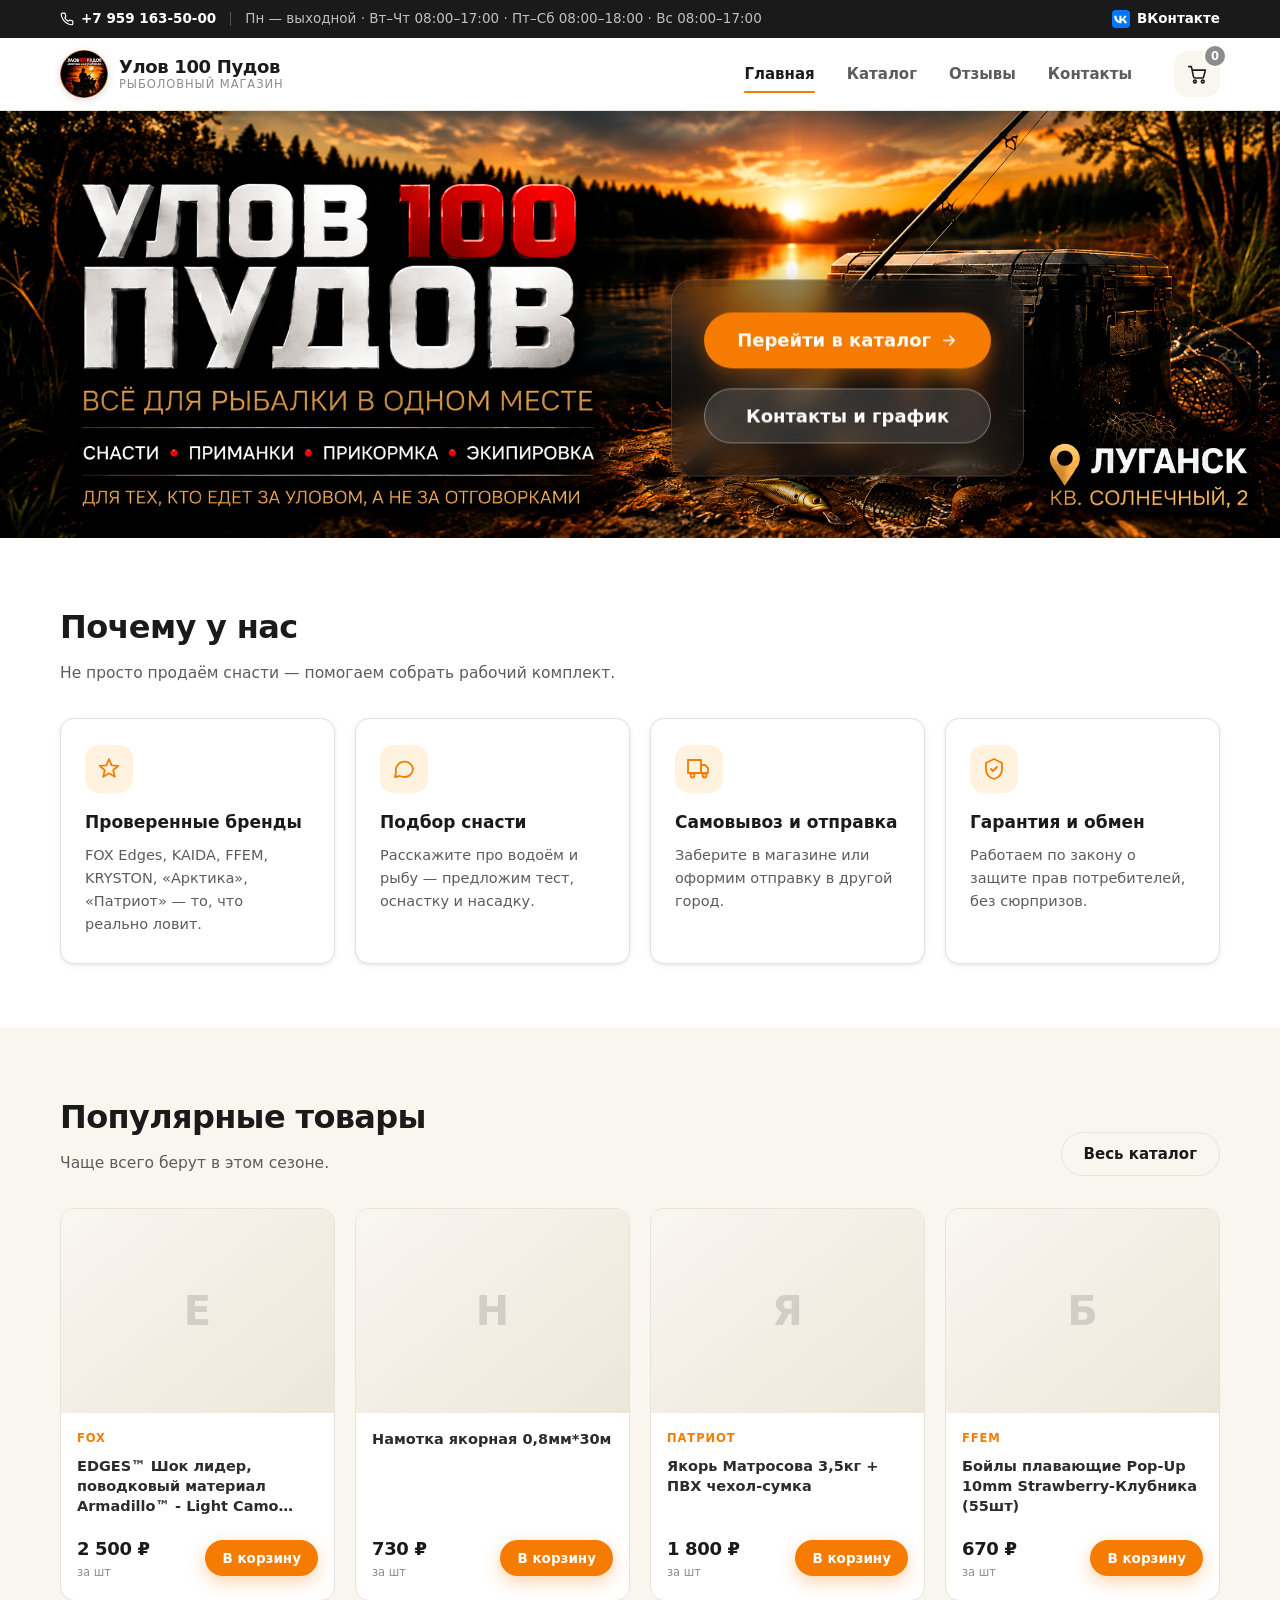
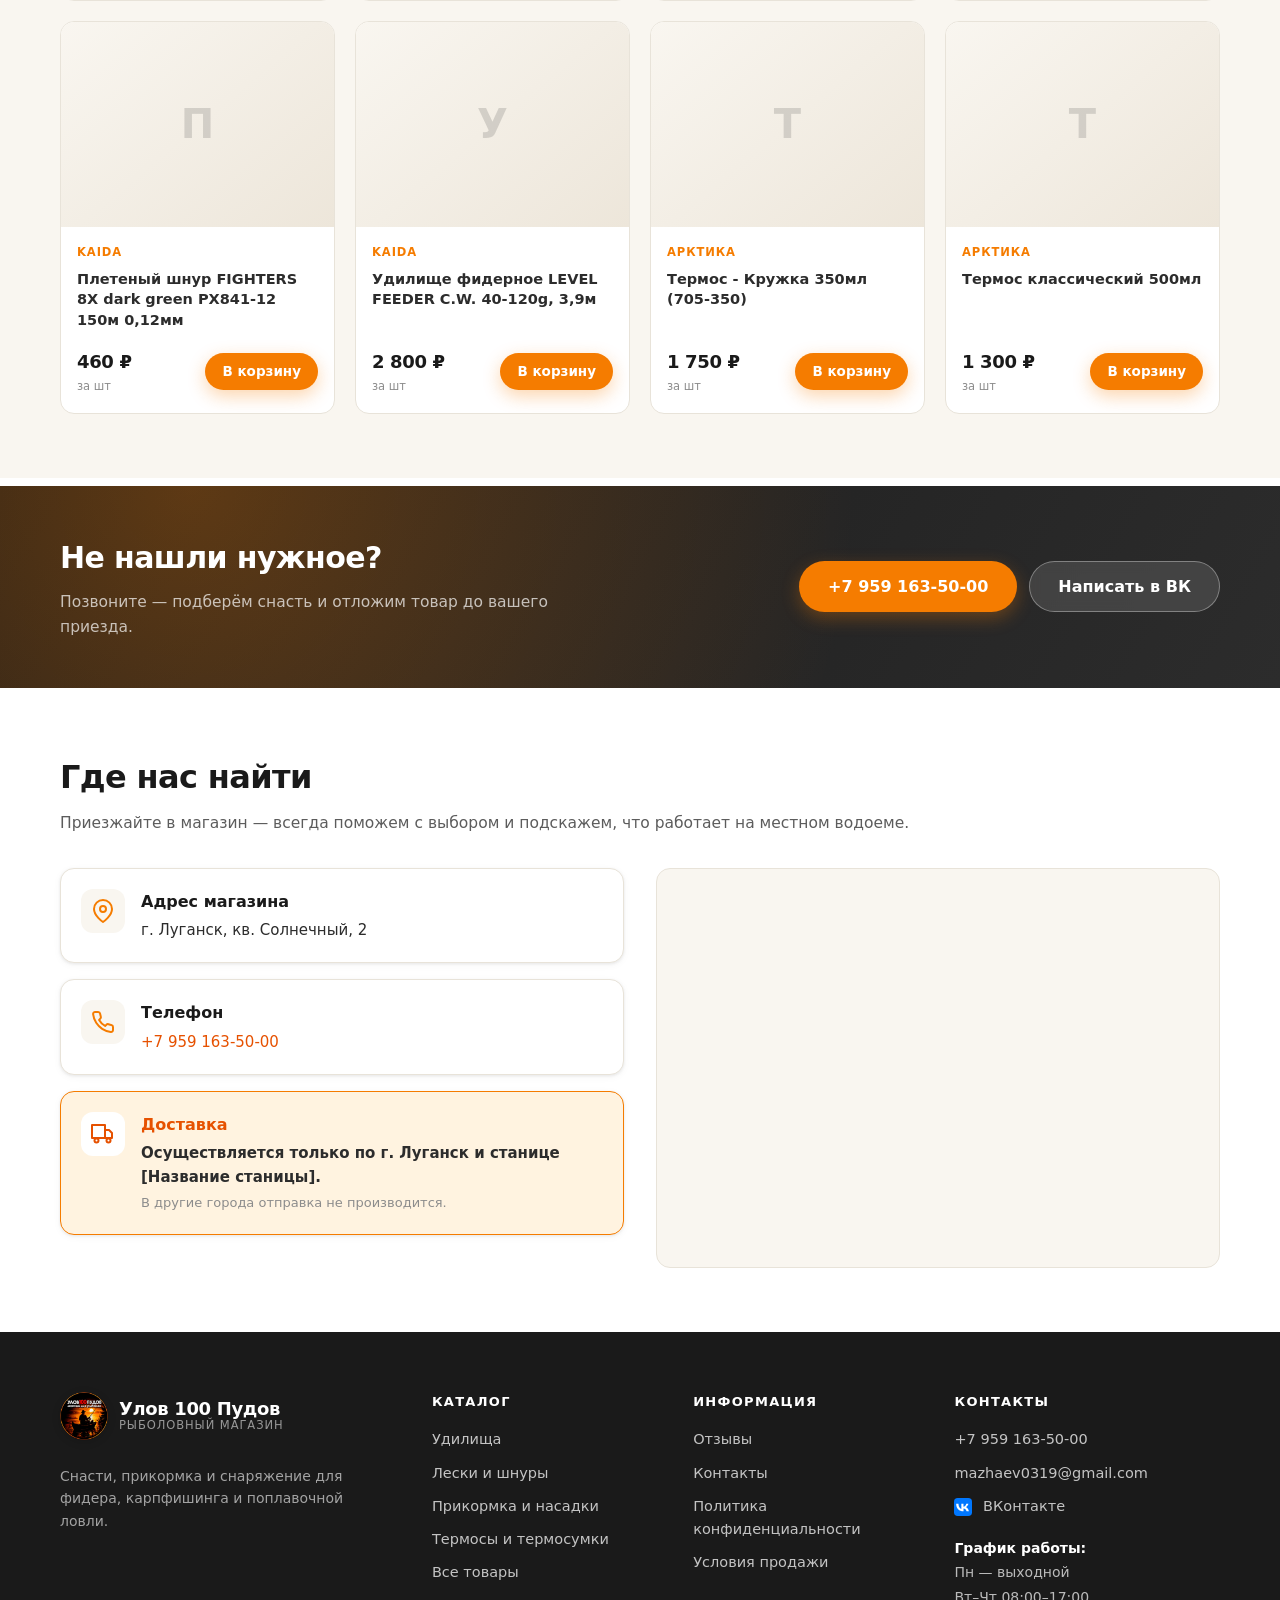
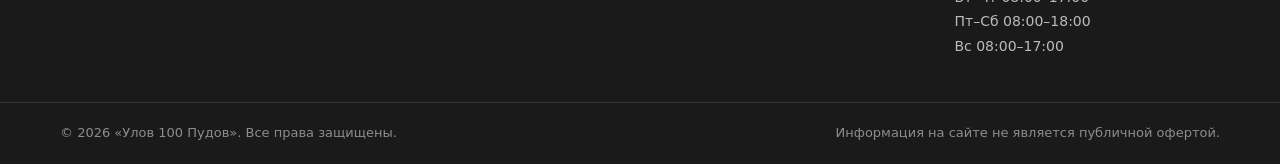
<file: index.html>
<!DOCTYPE html>
<html lang="ru">
<head>
  <meta charset="utf-8">
  <meta name="viewport" content="width=device-width, initial-scale=1">
  <title>Улов 100 Пудов — рыболовный магазин в Луганске</title>
  <meta name="description" content="Рыболовный магазин «Улов 100 Пудов» в Луганске: фидерные удилища, карповые аксессуары, бойлы, плетёные шнуры, термосы и снаряжение.">
  <meta name="theme-color" content="#0B3D5C">

  <link rel="icon" href="img/logo.png">

  <link rel="stylesheet" href="css/main.css">
  <link rel="stylesheet" href="css/components.css">
</head>
<body>

  <!-- ================= ШАПКА ================= -->
  <header class="site-header">
    <div class="topbar">
      <div class="container topbar__inner">
        <a class="topbar__link" href="tel:+79591635000">
          <svg width="14" height="14" viewBox="0 0 24 24" fill="none" stroke="currentColor" stroke-width="2" stroke-linecap="round" stroke-linejoin="round" aria-hidden="true"><path d="M22 16.9v3a2 2 0 0 1-2.2 2 19.8 19.8 0 0 1-8.6-3.1 19.5 19.5 0 0 1-6-6A19.8 19.8 0 0 1 2.1 4.2 2 2 0 0 1 4.1 2h3a2 2 0 0 1 2 1.7c.1 1 .4 1.9.7 2.8a2 2 0 0 1-.5 2.1L8.1 9.9a16 16 0 0 0 6 6l1.3-1.2a2 2 0 0 1 2.1-.5c.9.3 1.8.6 2.8.7a2 2 0 0 1 1.7 2z"/></svg>
          +7 959 163-50-00
        </a>
        <span class="topbar__divider" aria-hidden="true"></span>
        <span class="topbar__text">Пн — выходной · Вт–Чт 08:00–17:00 · Пт–Сб 08:00–18:00 · Вс 08:00–17:00</span>
        <a class="topbar__link topbar__link--right" href="https://vk.ru/club240399333" target="_blank" rel="noopener">
          <svg class="vk-icon" width="18" height="18" viewBox="0 0 24 24" fill="none" xmlns="http://www.w3.org/2000/svg" aria-hidden="true"><rect width="24" height="24" rx="5" fill="#0077FF"/><path d="M12.8 17.6C6.6 17.6 3 13.8 2.9 7.5h3c.1 4.7 2.4 6.7 3.9 7V7.5h2.8v4.2c1.6-.2 3.2-1.9 3.8-4.2h2.8c-.4 2.1-2.2 3.9-3.5 4.6 1.3.5 3.4 2.1 4.2 5.5h-3.1c-.5-1.9-2.1-3.4-4.1-3.6v3.6h-1z" fill="white"/></svg>
          ВКонтакте
        </a>
      </div>
    </div>

    <div class="header-main">
      <div class="container header-main__inner">
        <a class="logo" href="index.html" aria-label="Улов 100 Пудов — на главную">
          <img src="img/logo.png" alt="Улов 100 Пудов" class="logo__mark">
          <span class="logo__text">
            <span class="logo__title">Улов 100 Пудов</span>
            <span class="logo__subtitle">рыболовный магазин</span>
          </span>
        </a>

        <nav class="nav" id="nav" aria-label="Основное меню">
          <a class="nav__link is-active" href="index.html">Главная</a>
          <a class="nav__link" href="catalog.html">Каталог</a>
          <a class="nav__link" href="reviews.html">Отзывы</a>
          <a class="nav__link" href="contacts.html">Контакты</a>
        </nav>

        <div class="header-actions">
          <a class="cart-btn" href="cart.html" aria-label="Корзина">
            <svg width="21" height="21" viewBox="0 0 24 24" fill="none" stroke="currentColor" stroke-width="1.8" stroke-linecap="round" stroke-linejoin="round" aria-hidden="true"><circle cx="9" cy="20" r="1.6"/><circle cx="18" cy="20" r="1.6"/><path d="M2 3h3l2.4 11.4a2 2 0 0 0 2 1.6h7.7a2 2 0 0 0 2-1.5L21 7H6"/></svg>
            <span class="cart-btn__count" data-cart-count>0</span>
          </a>
          <button class="burger" type="button" data-burger aria-label="Открыть меню" aria-expanded="false" aria-controls="nav">
            <span></span><span></span><span></span>
          </button>
        </div>
      </div>
    </div>
  </header>

  <main>
    <!-- ================= НОВЫЙ БАННЕР С КНОПКАМИ ================= -->
    <section class="hero-banner">
      <div class="hero-banner__container">
        <!-- Сама картинка -->
        <img src="img/banner.jpg" alt="Улов 100 Пудов — всё для рыбалки в одном месте" class="hero-banner__img">
        
        <!-- Блок с кнопками поверх картинки -->
        <div class="hero-banner__actions">
          <a class="btn btn--cta btn--lg" href="catalog.html">
            Перейти в каталог
            <svg width="18" height="18" viewBox="0 0 24 24" fill="none" stroke="currentColor" stroke-width="2" stroke-linecap="round" stroke-linejoin="round"><path d="M5 12h14M13 6l6 6-6 6"/></svg>
          </a>
          <a class="btn btn--ghost btn--lg" href="contacts.html">Контакты и график</a>
        </div>
      </div>
    </section>

    <!-- ================= ПРЕИМУЩЕСТВА ================= -->
    <section class="section" id="advantages">
      <div class="container">
        <div class="section-head">
          <h2 class="section-head__title">Почему у нас</h2>
          <p class="section-head__text">Не просто продаём снасти — помогаем собрать рабочий комплект.</p>
        </div>

        <div class="features">
          <article class="feature-card">
            <span class="feature-card__icon" aria-hidden="true">
              <svg width="24" height="24" viewBox="0 0 24 24" fill="none" stroke="currentColor" stroke-width="1.8" stroke-linecap="round" stroke-linejoin="round"><path d="M12 2l2.6 6.3 6.8.5-5.2 4.4 1.6 6.6L12 16.3 6.2 19.8l1.6-6.6L2.6 8.8l6.8-.5z"/></svg>
            </span>
            <h3 class="feature-card__title">Проверенные бренды</h3>
            <p class="feature-card__text">FOX Edges, KAIDA, FFEM, KRYSTON, «Арктика», «Патриот» — то, что реально ловит.</p>
          </article>

          <article class="feature-card">
            <span class="feature-card__icon" aria-hidden="true">
              <svg width="24" height="24" viewBox="0 0 24 24" fill="none" stroke="currentColor" stroke-width="1.8" stroke-linecap="round" stroke-linejoin="round"><path d="M21 11.5a8.4 8.4 0 0 1-9 8.5 8.5 8.5 0 0 1-4-1L3 20l1-4.6a8.5 8.5 0 1 1 17-3.9z"/></svg>
            </span>
            <h3 class="feature-card__title">Подбор снасти</h3>
            <p class="feature-card__text">Расскажите про водоём и рыбу — предложим тест, оснастку и насадку.</p>
          </article>

          <article class="feature-card">
            <span class="feature-card__icon" aria-hidden="true">
              <svg width="24" height="24" viewBox="0 0 24 24" fill="none" stroke="currentColor" stroke-width="1.8" stroke-linecap="round" stroke-linejoin="round"><path d="M1 3h13v13H1z"/><path d="M14 8h4l3 3v5h-7z"/><circle cx="5.5" cy="18.5" r="2"/><circle cx="17.5" cy="18.5" r="2"/></svg>
            </span>
            <h3 class="feature-card__title">Самовывоз и отправка</h3>
            <p class="feature-card__text">Заберите в магазине или оформим отправку в другой город.</p>
          </article>

          <article class="feature-card">
            <span class="feature-card__icon" aria-hidden="true">
              <svg width="24" height="24" viewBox="0 0 24 24" fill="none" stroke="currentColor" stroke-width="1.8" stroke-linecap="round" stroke-linejoin="round"><path d="M12 2l8 4v6c0 5-3.4 8.6-8 10-4.6-1.4-8-5-8-10V6z"/><path d="M9 12l2 2 4-4"/></svg>
            </span>
            <h3 class="feature-card__title">Гарантия и обмен</h3>
            <p class="feature-card__text">Работаем по закону о защите прав потребителей, без сюрпризов.</p>
          </article>
        </div>
      </div>
    </section>

    <!-- ================= ПОПУЛЯРНЫЕ ТОВАРЫ ================= -->
    <section class="section section--soft" id="popular">
      <div class="container">
        <div class="section-head section-head--row">
          <div>
            <h2 class="section-head__title">Популярные товары</h2>
            <p class="section-head__text">Чаще всего берут в этом сезоне.</p>
          </div>
          <a class="btn btn--outline" href="catalog.html">Весь каталог</a>
        </div>

        <div class="products-grid" id="popular-grid" aria-live="polite">
          <!-- скелетоны подставляются из JS -->
        </div>
      </div>
    </section>

    <!-- ================= CTA ================= -->
    <section class="cta-band">
      <div class="container cta-band__inner">
        <div class="cta-band__text">
          <h2 class="cta-band__title">Не нашли нужное?</h2>
          <p class="cta-band__subtitle">Позвоните — подберём снасть и отложим товар до вашего приезда.</p>
        </div>
        <div class="cta-band__actions">
          <a class="btn btn--cta btn--lg" href="tel:+79591635000">+7 959 163-50-00</a>
          <a class="btn btn--ghost btn--lg" href="https://vk.ru/club240399333" target="_blank" rel="noopener">Написать в ВК</a>
        </div>
      </div>
    </section>

    <!-- ================= АДРЕС И КАРТА ================= -->
    <section class="section" id="location">
      <div class="container">
        <div class="section-head">
          <h2 class="section-head__title">Где нас найти</h2>
          <p class="section-head__text">Приезжайте в магазин — всегда поможем с выбором и подскажем, что работает на местном водоеме.</p>
        </div>

        <div class="location-grid">
          <div class="location-info">
            <div class="location-card">
              <div class="location-card__icon">
                <svg width="24" height="24" viewBox="0 0 24 24" fill="none" stroke="currentColor" stroke-width="2" stroke-linecap="round" stroke-linejoin="round"><path d="M21 10c0 7-9 13-9 13s-9-6-9-13a9 9 0 0 1 18 0z"/><circle cx="12" cy="10" r="3"/></svg>
              </div>
              <div>
                <h3 class="location-card__title">Адрес магазина</h3>
                <p class="location-card__text">г. Луганск, кв. Солнечный, 2</p>
              </div>
            </div>

            <div class="location-card">
              <div class="location-card__icon">
                <svg width="24" height="24" viewBox="0 0 24 24" fill="none" stroke="currentColor" stroke-width="2" stroke-linecap="round" stroke-linejoin="round"><path d="M22 16.9v3a2 2 0 0 1-2.2 2 19.8 19.8 0 0 1-8.6-3.1 19.5 19.5 0 0 1-6-6A19.8 19.8 0 0 1 2.1 4.2 2 2 0 0 1 4.1 2h3a2 2 0 0 1 2 1.7c.1 1 .4 1.9.7 2.8a2 2 0 0 1-.5 2.1L8.1 9.9a16 16 0 0 0 6 6l1.3-1.2a2 2 0 0 1 2.1-.5c.9.3 1.8.6 2.8.7a2 2 0 0 1 1.7 2z"/></svg>
              </div>
              <div>
                <h3 class="location-card__title">Телефон</h3>
                <p class="location-card__text"><a href="tel:+79591635000">+7 959 163-50-00</a></p>
              </div>
            </div>

            <div class="location-card" style="background: var(--c-cta-soft); border-color: var(--c-cta);">
              <div class="location-card__icon" style="background: #fff; color: var(--c-cta-dark);">
                <svg width="24" height="24" viewBox="0 0 24 24" fill="none" stroke="currentColor" stroke-width="2" stroke-linecap="round" stroke-linejoin="round"><path d="M1 3h13v13H1z"/><path d="M14 8h4l3 3v5h-7z"/><circle cx="5.5" cy="18.5" r="2"/><circle cx="17.5" cy="18.5" r="2"/></svg>
              </div>
              <div>
                <h3 class="location-card__title" style="color: var(--c-cta-dark);">Доставка</h3>
                <p class="location-card__text" style="font-weight: 600;">Осуществляется только по г. Луганск и станице [Название станицы].</p>
                <p class="location-card__subtext">В другие города отправка не производится.</p>
              </div>
            </div>
          </div>

          <div class="map-wrapper">
            <!-- ТОЧНЫЕ КООРДИНАТЫ МАГАЗИНА: 48.566629, 39.384684 -->
            <iframe src="https://yandex.ru/map-widget/v1/?ll=39.384684%2C48.566629&z=17&pt=39.384684%2C48.566629%2Cpm2rdm" width="100%" height="100%" frameborder="0" style="border-radius: var(--radius);"></iframe>
          </div>
        </div>
      </div>
    </section>
  </main>

  <!-- ================= ПОДВАЛ ================= -->
  <footer class="site-footer">
    <div class="container footer__grid">
      <div class="footer__col">
        <a class="logo logo--footer" href="index.html">
          <img src="img/logo.png" alt="Улов 100 Пудов" class="logo__mark">
          <span class="logo__text">
            <span class="logo__title">Улов 100 Пудов</span>
            <span class="logo__subtitle">рыболовный магазин</span>
          </span>
        </a>
        <p class="footer__about">Снасти, прикормка и снаряжение для фидера, карпфишинга и поплавочной ловли.</p>
      </div>

      <div class="footer__col">
        <h3 class="footer__title">Каталог</h3>
        <ul class="footer__list">
          <li><a href="catalog.html?category=Удилища">Удилища</a></li>
          <li><a href="catalog.html?category=Лески и шнуры">Лески и шнуры</a></li>
          <li><a href="catalog.html?category=Прикормка и насадки">Прикормка и насадки</a></li>
          <li><a href="catalog.html?category=Термосы и термосумки">Термосы и термосумки</a></li>
          <li><a href="catalog.html">Все товары</a></li>
        </ul>
      </div>

      <div class="footer__col">
        <h3 class="footer__title">Информация</h3>
        <ul class="footer__list">
          <li><a href="reviews.html">Отзывы</a></li>
          <li><a href="contacts.html">Контакты</a></li>
          <li><a href="privacy.html">Политика конфиденциальности</a></li>
          <li><a href="terms.html">Условия продажи</a></li>
        </ul>
      </div>

      <div class="footer__col">
        <h3 class="footer__title">Контакты</h3>
        <ul class="footer__list">
          <li><a href="tel:+79591635000">+7 959 163-50-00</a></li>
          <li><a href="mailto:mazhaev0319@gmail.com">mazhaev0319@gmail.com</a></li>
          <li>
            <a href="https://vk.ru/club240399333" target="_blank" rel="noopener">
              <svg class="vk-icon" width="18" height="18" viewBox="0 0 24 24" fill="none" xmlns="http://www.w3.org/2000/svg" aria-hidden="true"><rect width="24" height="24" rx="5" fill="#0077FF"/><path d="M12.8 17.6C6.6 17.6 3 13.8 2.9 7.5h3c.1 4.7 2.4 6.7 3.9 7V7.5h2.8v4.2c1.6-.2 3.2-1.9 3.8-4.2h2.8c-.4 2.1-2.2 3.9-3.5 4.6 1.3.5 3.4 2.1 4.2 5.5h-3.1c-.5-1.9-2.1-3.4-4.1-3.6v3.6h-1z" fill="white"/></svg>
              ВКонтакте
            </a>
          </li>
        </ul>
        <p class="footer__schedule">
          <strong>График работы:</strong><br>
          Пн — выходной<br>
          Вт–Чт 08:00–17:00<br>
          Пт–Сб 08:00–18:00<br>
          Вс 08:00–17:00
        </p>
      </div>
    </div>

    <div class="footer__bottom">
      <div class="container footer__bottom-inner">
        <span>© <span data-current-year>2025</span> «Улов 100 Пудов». Все права защищены.</span>
        <span>Информация на сайте не является публичной офертой.</span>
      </div>
    </div>
  </footer>

  <div class="toast" id="toast" role="status" aria-live="polite"></div>

  <script type="module" src="js/main.js"></script>
</body>
</html>
</file>
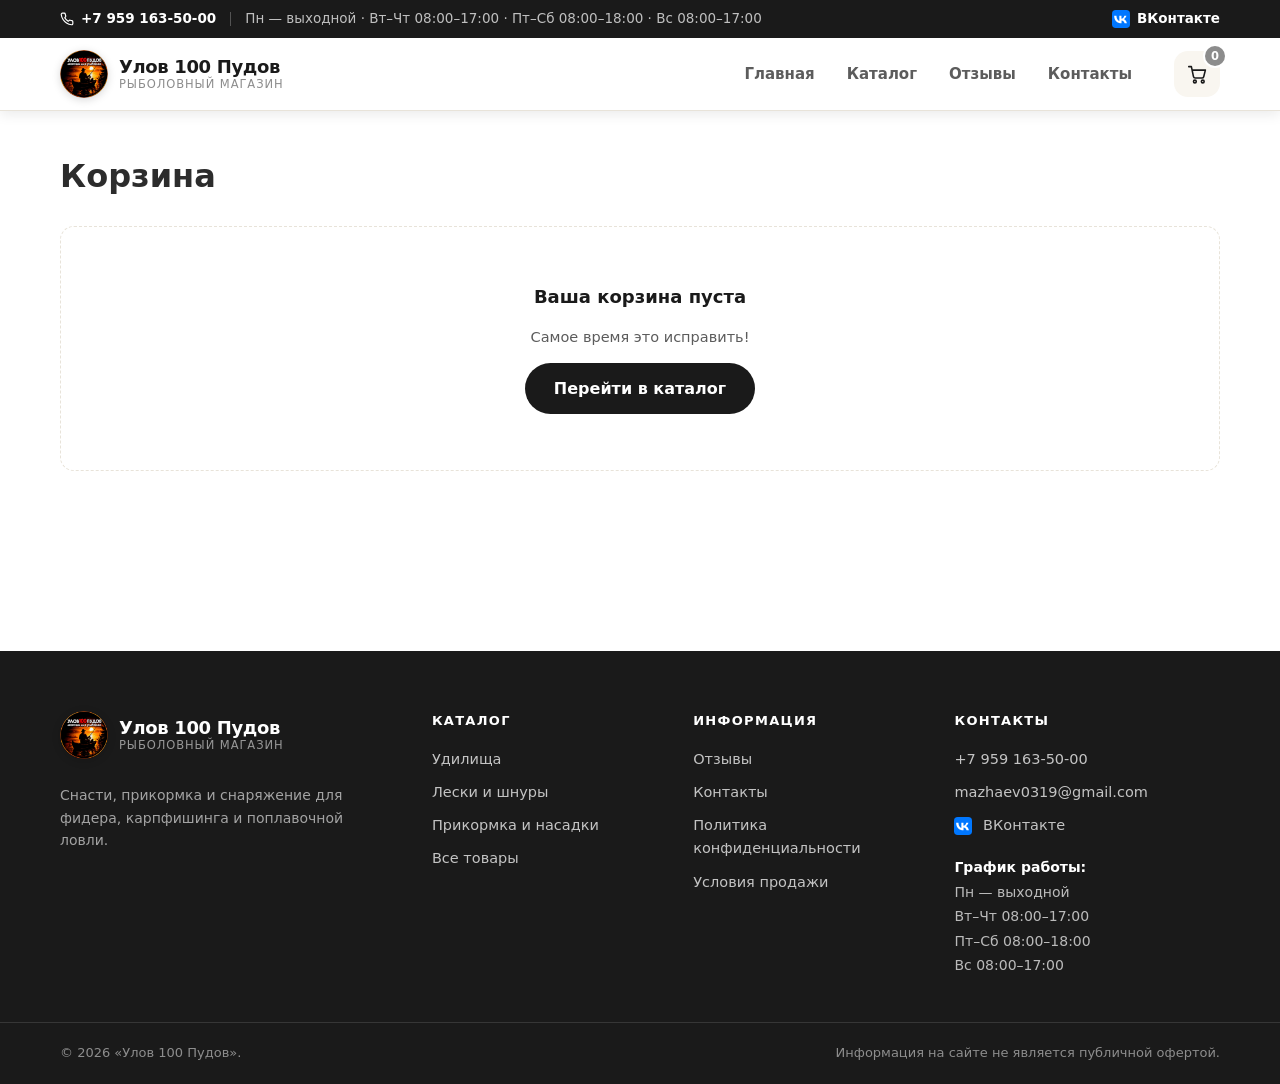
<file: cart.html>
<!DOCTYPE html>
<html lang="ru">
<head>
  <meta charset="utf-8">
  <meta name="viewport" content="width=device-width, initial-scale=1">
  <title>Корзина — Улов 100 Пудов</title>
  <!-- Favicon -->
  <link rel="icon" href="data:image/svg+xml,%3Csvg xmlns='http://www.w3.org/2000/svg' viewBox='0 0 32 32'%3E%3Crect width='32' height='32' rx='8' fill='%230B3D5C'/%3E%3Cellipse cx='15' cy='17' rx='8' ry='5' fill='%23FF8A3D'/%3E%3Cpath d='M23 17l6-4v8z' fill='%23FF8A3D'/%3E%3C/svg%3E">
  
  <link rel="stylesheet" href="css/main.css">
  <link rel="stylesheet" href="css/components.css">
  <style>
    .cart-page { padding-block: 40px 80px; min-height: 60vh; }
    .cart-table { width: 100%; border-collapse: collapse; margin-bottom: 24px; }
    .cart-table th { text-align: left; padding: 12px; border-bottom: 2px solid var(--c-border); color: var(--c-muted); font-size: 14px; }
    .cart-table td { padding: 16px 12px; border-bottom: 1px solid var(--c-border); vertical-align: middle; }
    .cart-item__title { font-weight: 600; color: var(--c-primary); }
    .cart-item__brand { font-size: 12px; color: var(--c-accent); text-transform: uppercase; }
    .cart-qty { display: inline-flex; align-items: center; gap: 8px; border: 1px solid var(--c-border); border-radius: var(--radius-sm); padding: 4px; }
    .cart-qty button { width: 28px; height: 28px; display: flex; align-items: center; justify-content: center; background: var(--c-bg-soft); border-radius: 4px; font-weight: bold; }
    .cart-qty span { width: 24px; text-align: center; font-weight: 600; }
    .cart-remove { color: var(--c-danger); font-size: 13px; font-weight: 600; }
    .cart-summary { display: flex; justify-content: flex-end; align-items: center; gap: 32px; padding-top: 20px; }
    .cart-total { font-size: 24px; font-weight: 800; color: var(--c-primary); }
  </style>
</head>
<body>
  <header class="site-header" id="site-header"></header>

  <main class="cart-page">
    <div class="container">
      <h1 class="page-head__title" style="margin-bottom: 24px;">Корзина</h1>
      <div id="cart-content"></div>
    </div>
  </main>

  <footer class="site-footer" id="site-footer"></footer>
  <div class="toast" id="toast" role="status"></div>
  
  <script type="module" src="js/layout.js"></script>
  <script type="module" src="js/main.js"></script>
  <script type="module" src="js/cart-page.js"></script>
</body>
</html>
</file>
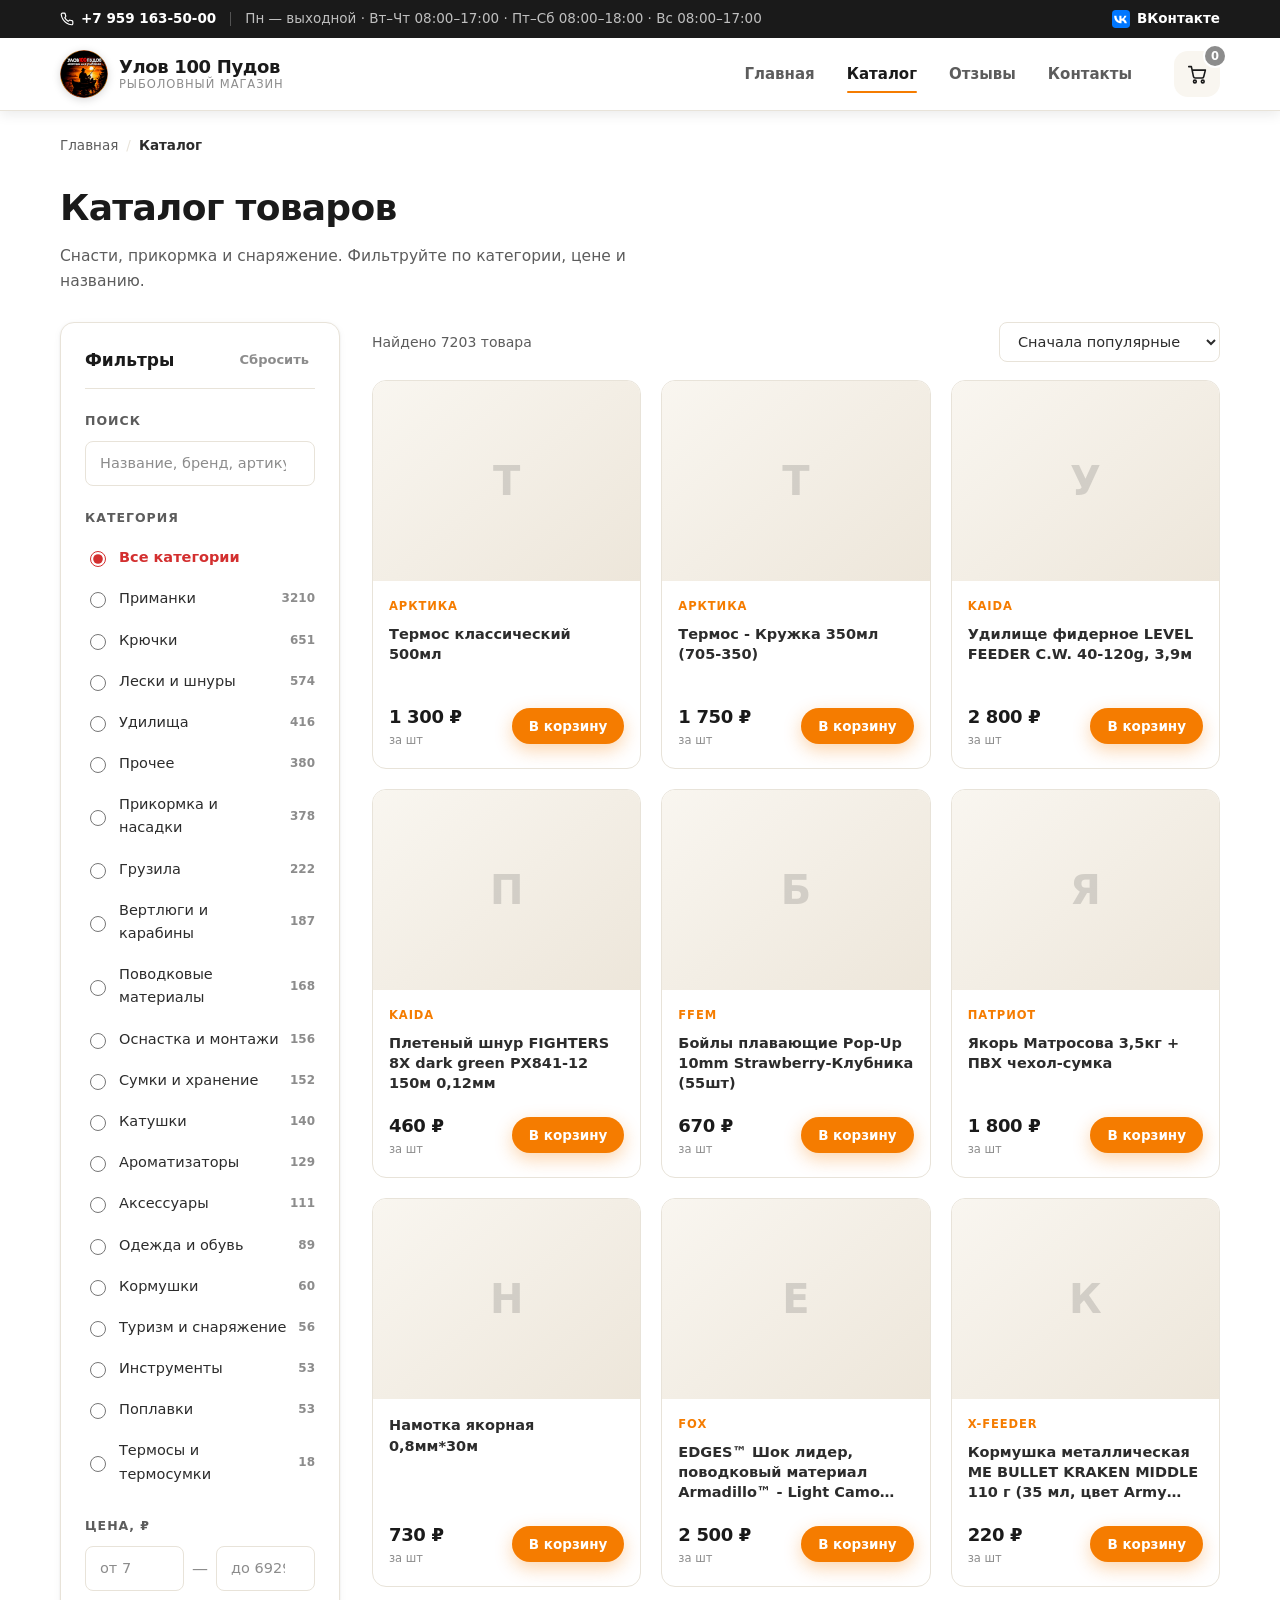
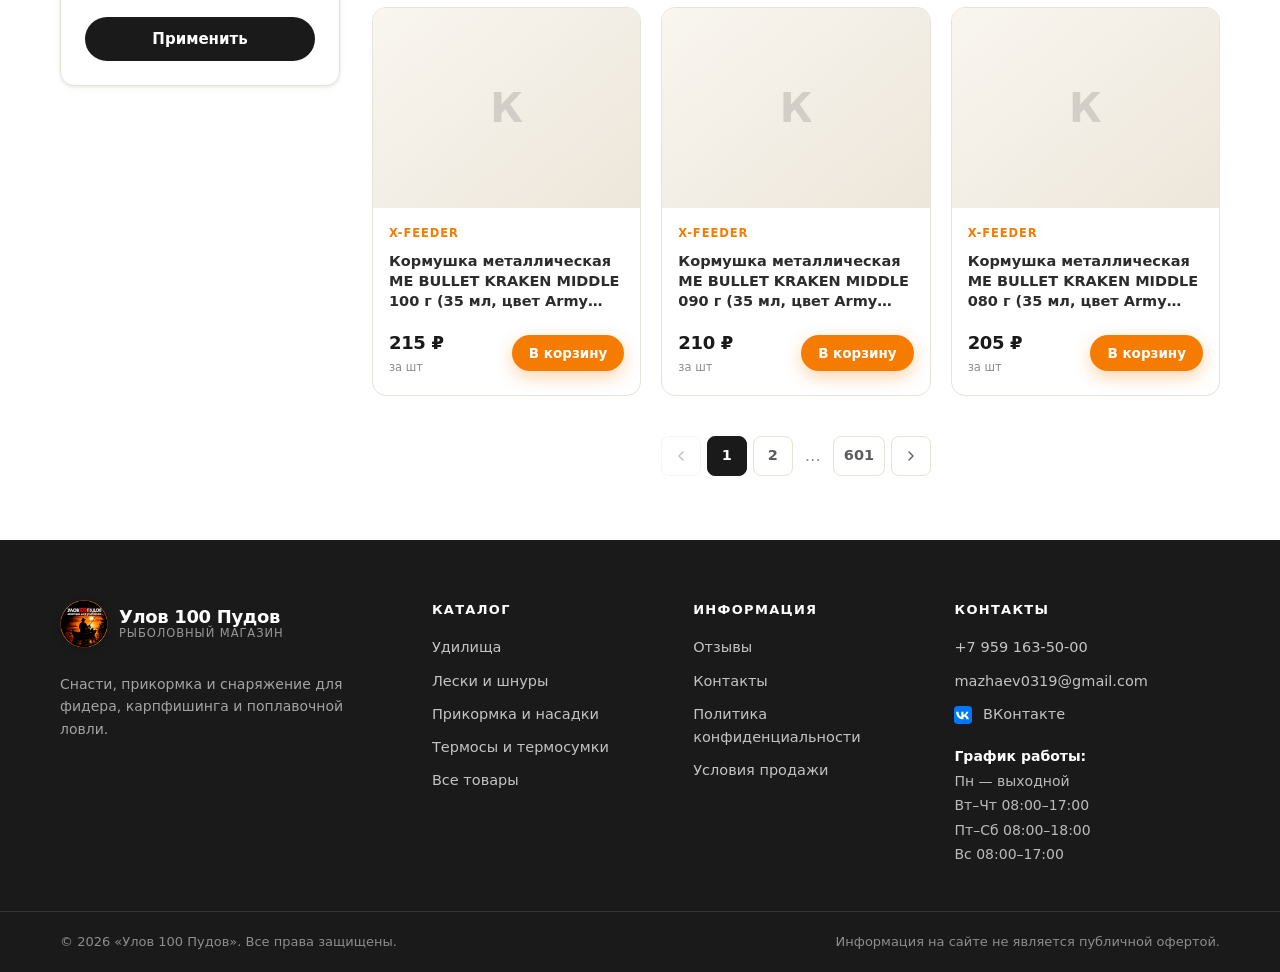
<file: catalog.html>
<!DOCTYPE html>
<html lang="ru">
<head>
  <meta charset="utf-8">
  <meta name="viewport" content="width=device-width, initial-scale=1">
  <title>Каталог — Улов 100 Пудов</title>
  <meta name="description" content="Каталог рыболовного магазина «Улов 100 Пудов»: удилища, лески, поводковые материалы, прикормка, термосы и снаряжение. Фильтры по категории, цене и названию.">
  <meta name="theme-color" content="#0B3D5C">

  <link rel="icon" href="img/logo.png">

  <link rel="stylesheet" href="css/main.css">
  <link rel="stylesheet" href="css/components.css">
  <link rel="stylesheet" href="css/catalog.css">
</head>
<body>

  <!-- ================= ШАПКА ================= -->
  <header class="site-header">
    <div class="topbar">
      <div class="container topbar__inner">
        <a class="topbar__link" href="tel:+79591635000">
          <svg width="14" height="14" viewBox="0 0 24 24" fill="none" stroke="currentColor" stroke-width="2" stroke-linecap="round" stroke-linejoin="round" aria-hidden="true"><path d="M22 16.9v3a2 2 0 0 1-2.2 2 19.8 19.8 0 0 1-8.6-3.1 19.5 19.5 0 0 1-6-6A19.8 19.8 0 0 1 2.1 4.2 2 2 0 0 1 4.1 2h3a2 2 0 0 1 2 1.7c.1 1 .4 1.9.7 2.8a2 2 0 0 1-.5 2.1L8.1 9.9a16 16 0 0 0 6 6l1.3-1.2a2 2 0 0 1 2.1-.5c.9.3 1.8.6 2.8.7a2 2 0 0 1 1.7 2z"/></svg>
          +7 959 163-50-00
        </a>
        <span class="topbar__divider" aria-hidden="true"></span>
        <span class="topbar__text">Пн — выходной · Вт–Чт 08:00–17:00 · Пт–Сб 08:00–18:00 · Вс 08:00–17:00</span>
        <a class="topbar__link topbar__link--right" href="https://vk.ru/club240399333" target="_blank" rel="noopener">
          <svg class="vk-icon" width="18" height="18" viewBox="0 0 24 24" fill="none" xmlns="http://www.w3.org/2000/svg" aria-hidden="true"><rect width="24" height="24" rx="5" fill="#0077FF"/><path d="M12.8 17.6C6.6 17.6 3 13.8 2.9 7.5h3c.1 4.7 2.4 6.7 3.9 7V7.5h2.8v4.2c1.6-.2 3.2-1.9 3.8-4.2h2.8c-.4 2.1-2.2 3.9-3.5 4.6 1.3.5 3.4 2.1 4.2 5.5h-3.1c-.5-1.9-2.1-3.4-4.1-3.6v3.6h-1z" fill="white"/></svg>
          ВКонтакте
        </a>
      </div>
    </div>

    <div class="header-main">
      <div class="container header-main__inner">
        <a class="logo" href="index.html" aria-label="Улов 100 Пудов — на главную">
          <img src="img/logo.png" alt="Улов 100 Пудов" class="logo__mark">
          <span class="logo__text">
            <span class="logo__title">Улов 100 Пудов</span>
            <span class="logo__subtitle">рыболовный магазин</span>
          </span>
        </a>

        <nav class="nav" id="nav" aria-label="Основное меню">
          <a class="nav__link" href="index.html">Главная</a>
          <a class="nav__link is-active" href="catalog.html">Каталог</a>
          <a class="nav__link" href="reviews.html">Отзывы</a>
          <a class="nav__link" href="contacts.html">Контакты</a>
        </nav>

        <div class="header-actions">
          <a class="cart-btn" href="cart.html" aria-label="Корзина">
            <svg width="21" height="21" viewBox="0 0 24 24" fill="none" stroke="currentColor" stroke-width="1.8" stroke-linecap="round" stroke-linejoin="round" aria-hidden="true"><circle cx="9" cy="20" r="1.6"/><circle cx="18" cy="20" r="1.6"/><path d="M2 3h3l2.4 11.4a2 2 0 0 0 2 1.6h7.7a2 2 0 0 0 2-1.5L21 7H6"/></svg>
            <span class="cart-btn__count" data-cart-count>0</span>
          </a>
          <button class="burger" type="button" data-burger aria-label="Открыть меню" aria-expanded="false" aria-controls="nav">
            <span></span><span></span><span></span>
          </button>
        </div>
      </div>
    </div>
  </header>

  <main class="catalog-page">
    <div class="container">
      <nav class="breadcrumbs" aria-label="Хлебные крошки">
        <a href="index.html">Главная</a>
        <span aria-hidden="true">/</span>
        <span aria-current="page">Каталог</span>
      </nav>

      <header class="page-head">
        <h1 class="page-head__title">Каталог товаров</h1>
        <p class="page-head__text">Снасти, прикормка и снаряжение. Фильтруйте по категории, цене и названию.</p>
      </header>

      <div class="catalog-layout">
        <!-- ============ Сайдбар с фильтрами ============ -->
        <aside class="catalog-sidebar" id="filters-panel" aria-label="Фильтры">
          <form class="filters" id="filters-form" novalidate>
            <div class="filters__head">
              <h2 class="filters__title">Фильтры</h2>
              <button type="button" class="filters__reset" id="filters-reset">Сбросить</button>
            </div>

            <div class="filter-group">
              <h3 class="filter-group__title">Поиск</h3>
              <input type="search" name="q" class="input" placeholder="Название, бренд, артикул" autocomplete="off">
            </div>

            <div class="filter-group">
              <h3 class="filter-group__title">Категория</h3>
              <ul class="filter-list" id="filter-categories">
                <li class="filter-list__skeleton">Загрузка…</li>
              </ul>
            </div>

            <div class="filter-group">
              <h3 class="filter-group__title">Цена, ₽</h3>
              <div class="price-range">
                <input type="number" name="minPrice" class="input" placeholder="от" min="0" step="1" inputmode="numeric">
                <span class="price-range__sep" aria-hidden="true">—</span>
                <input type="number" name="maxPrice" class="input" placeholder="до" min="0" step="1" inputmode="numeric">
              </div>
            </div>

            <button type="submit" class="btn btn--primary filters__apply">Применить</button>
          </form>
        </aside>

        <div class="filters-backdrop" id="filters-backdrop" hidden></div>

        <!-- ============ Основная часть ============ -->
        <section class="catalog-main" aria-label="Товары">
          <div class="catalog-toolbar">
            <button type="button" class="btn btn--outline btn--sm catalog-toolbar__filters-btn" id="filters-toggle">
              <svg width="16" height="16" viewBox="0 0 24 24" fill="none" stroke="currentColor" stroke-width="2" stroke-linecap="round" stroke-linejoin="round" aria-hidden="true"><path d="M3 4h18M7 12h10M11 20h2"/></svg>
              Фильтры
            </button>

            <span class="catalog-toolbar__count" id="result-count">Загрузка…</span>

            <label class="catalog-toolbar__sort">
              <span class="visually-hidden">Сортировка</span>
              <select name="sort" id="sort-select" class="select">
                <option value="popular">Сначала популярные</option>
                <option value="new">Сначала новые</option>
                <option value="price_asc">Цена: по возрастанию</option>
                <option value="price_desc">Цена: по убыванию</option>
                <option value="name">По названию</option>
              </select>
            </label>
          </div>

          <div class="catalog-active" id="active-filters" hidden></div>

          <div class="products-grid" id="catalog-grid"></div>

          <nav class="pagination" id="pagination" aria-label="Страницы каталога"></nav>
        </section>
      </div>
    </div>
  </main>

  <!-- ================= ПОДВАЛ ================= -->
  <footer class="site-footer">
    <div class="container footer__grid">
      <div class="footer__col">
        <a class="logo logo--footer" href="index.html">
          <img src="img/logo.png" alt="Улов 100 Пудов" class="logo__mark">
          <span class="logo__text">
            <span class="logo__title">Улов 100 Пудов</span>
            <span class="logo__subtitle">рыболовный магазин</span>
          </span>
        </a>
        <p class="footer__about">Снасти, прикормка и снаряжение для фидера, карпфишинга и поплавочной ловли.</p>
      </div>

      <div class="footer__col">
        <h3 class="footer__title">Каталог</h3>
        <ul class="footer__list">
          <li><a href="catalog.html?category=Удилища">Удилища</a></li>
          <li><a href="catalog.html?category=Лески и шнуры">Лески и шнуры</a></li>
          <li><a href="catalog.html?category=Прикормка и насадки">Прикормка и насадки</a></li>
          <li><a href="catalog.html?category=Термосы и термосумки">Термосы и термосумки</a></li>
          <li><a href="catalog.html">Все товары</a></li>
        </ul>
      </div>

      <div class="footer__col">
        <h3 class="footer__title">Информация</h3>
        <ul class="footer__list">
          <li><a href="reviews.html">Отзывы</a></li>
          <li><a href="contacts.html">Контакты</a></li>
          <li><a href="privacy.html">Политика конфиденциальности</a></li>
          <li><a href="terms.html">Условия продажи</a></li>
        </ul>
      </div>

      <div class="footer__col">
        <h3 class="footer__title">Контакты</h3>
        <ul class="footer__list">
          <li><a href="tel:+79591635000">+7 959 163-50-00</a></li>
          <li><a href="mailto:mazhaev0319@gmail.com">mazhaev0319@gmail.com</a></li>
          <li>
            <a href="https://vk.ru/club240399333" target="_blank" rel="noopener">
              <svg class="vk-icon" width="18" height="18" viewBox="0 0 24 24" fill="none" xmlns="http://www.w3.org/2000/svg" aria-hidden="true"><rect width="24" height="24" rx="5" fill="#0077FF"/><path d="M12.8 17.6C6.6 17.6 3 13.8 2.9 7.5h3c.1 4.7 2.4 6.7 3.9 7V7.5h2.8v4.2c1.6-.2 3.2-1.9 3.8-4.2h2.8c-.4 2.1-2.2 3.9-3.5 4.6 1.3.5 3.4 2.1 4.2 5.5h-3.1c-.5-1.9-2.1-3.4-4.1-3.6v3.6h-1z" fill="white"/></svg>
              ВКонтакте
            </a>
          </li>
        </ul>
        <p class="footer__schedule">
          <strong>График работы:</strong><br>
          Пн — выходной<br>
          Вт–Чт 08:00–17:00<br>
          Пт–Сб 08:00–18:00<br>
          Вс 08:00–17:00
        </p>
      </div>
    </div>

    <div class="footer__bottom">
      <div class="container footer__bottom-inner">
        <span>© <span data-current-year>2025</span> «Улов 100 Пудов». Все права защищены.</span>
        <span>Информация на сайте не является публичной офертой.</span>
      </div>
    </div>
  </footer>

  <div class="toast" id="toast" role="status" aria-live="polite"></div>

  <script type="module" src="js/main.js"></script>
  <script type="module" src="js/catalog.js"></script>
</body>
</html>
</file>
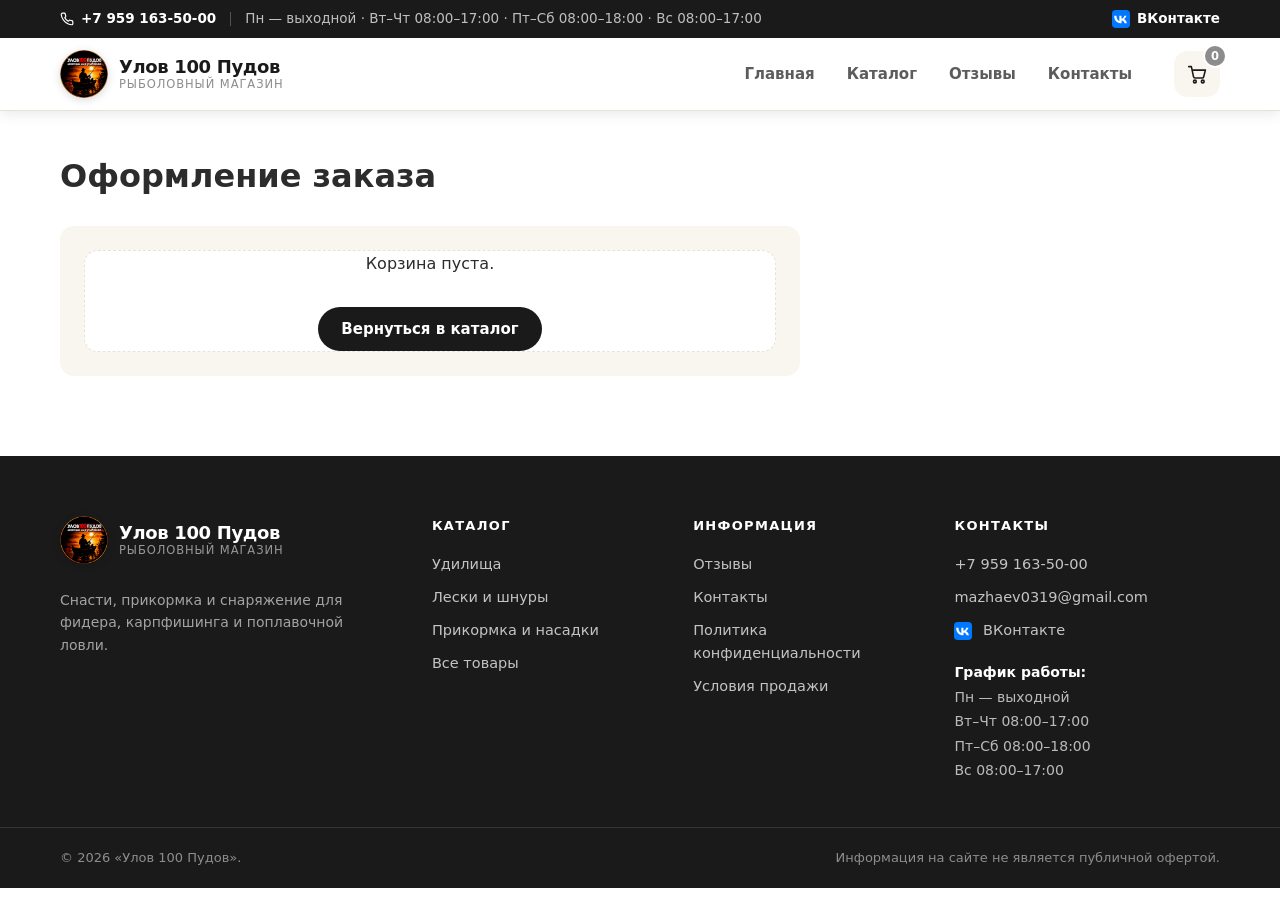
<file: checkout.html>
<!DOCTYPE html>
<html lang="ru">
<head>
  <meta charset="utf-8">
  <meta name="viewport" content="width=device-width, initial-scale=1">
  <title>Оформление заказа — Улов 100 Пудов</title>
  <link rel="icon" href="data:image/svg+xml,%3Csvg xmlns='http://www.w3.org/2000/svg' viewBox='0 0 32 32'%3E%3Crect width='32' height='32' rx='8' fill='%230B3D5C'/%3E%3Cellipse cx='15' cy='17' rx='8' ry='5' fill='%23FF8A3D'/%3E%3Cpath d='M23 17l6-4v8z' fill='%23FF8A3D'/%3E%3C/svg%3E">
  
  <link rel="stylesheet" href="css/main.css">
  <link rel="stylesheet" href="css/components.css">
  <style>
    .checkout-page { padding-block: 40px 80px; }
    .checkout-layout { display: grid; grid-template-columns: 1fr 380px; gap: 40px; align-items: start; }
    .checkout-form { display: flex; flex-direction: column; gap: 20px; background: #fff; padding: 32px; border-radius: var(--radius); border: 1px solid var(--c-border); }
    .form-group { display: flex; flex-direction: column; gap: 6px; }
    .form-group label { font-size: 14px; font-weight: 600; color: var(--c-text-soft); }
    .form-group input[type="text"], .form-group input[type="tel"], .form-group textarea { padding: 12px 16px; border: 1.5px solid var(--c-border); border-radius: var(--radius-sm); outline: none; font-family: inherit; }
    .form-group input[type="text"]:focus, .form-group input[type="tel"]:focus, .form-group textarea:focus { border-color: var(--c-accent); }
    .order-summary { background: var(--c-bg-soft); padding: 24px; border-radius: var(--radius); position: sticky; top: 100px; }
    .order-summary__title { font-weight: 800; margin-bottom: 16px; font-size: 18px; }
    .order-summary__item { display: flex; justify-content: space-between; margin-bottom: 8px; font-size: 14px; }
    .order-summary__total { display: flex; justify-content: space-between; margin-top: 16px; padding-top: 16px; border-top: 1px solid var(--c-border); font-weight: 800; font-size: 20px; }
  </style>
</head>
<body>
  <header class="site-header" id="site-header"></header>

  <main class="checkout-page">
    <div class="container">
      <h1 class="page-head__title" style="margin-bottom: 24px;">Оформление заказа</h1>
      
      <div class="checkout-layout">
        <form class="checkout-form" id="checkout-form">
          <div class="form-group">
            <label for="name">Ваше имя *</label>
            <input type="text" id="name" name="name" required placeholder="Иван">
          </div>
          <div class="form-group">
            <label for="phone">Номер телефона *</label>
            <input type="tel" id="phone" name="phone" required placeholder="+7 (999) 000-00-00">
          </div>
          
          <div class="form-group" style="margin-top: 10px;">
            <label>Способ получения *</label>
            <div style="display: flex; gap: 20px; margin-top: 8px;">
              <label style="display: flex; align-items: center; gap: 8px; font-weight: normal; cursor: pointer;">
                <input type="radio" name="delivery" value="Самовывоз" required checked style="width: 18px; height: 18px; accent-color: var(--c-accent);"> Самовывоз
              </label>
              <label style="display: flex; align-items: center; gap: 8px; font-weight: normal; cursor: pointer;">
                <input type="radio" name="delivery" value="Доставка" required style="width: 18px; height: 18px; accent-color: var(--c-accent);"> Доставка
              </label>
            </div>
          </div>

          <!-- ПРЕДУПРЕЖДЕНИЕ О ЗОНЕ ДОСТАВКИ -->
          <div style="background: var(--c-cta-soft); border-left: 4px solid var(--c-cta); padding: 12px 16px; border-radius: 4px; margin-top: -4px;">
            <p style="font-size: 13.5px; color: var(--c-cta-dark); margin: 0; font-weight: 500;">
              <strong>Внимание:</strong> Доставка осуществляется <u>только</u> по г. Луганск и Станице.
            </p>
          </div>

          <!-- Блок для адреса (по умолчанию скрыт) -->
          <div class="form-group" id="address-group" hidden style="margin-top: 10px;">
            <label for="address">Адрес доставки *</label>
            <input type="text" id="address" name="address" placeholder="Город, улица, дом, квартира">
          </div>

          <div class="form-group" style="margin-top: 10px;">
            <label for="comment">Комментарий к заказу</label>
            <textarea id="comment" name="comment" rows="3" placeholder="Пожелания..."></textarea>
          </div>
          
          <!-- Скрытые поля для Web3Forms -->
          <input type="hidden" name="access_key" value="773e5883-3977-432a-91c8-8a06343a78ce">
          <input type="hidden" name="subject" value="Новый заказ с сайта Улов 100 Пудов">
          
          <button type="submit" class="btn btn--cta btn--lg" id="submit-btn">Отправить заказ</button>
          <p style="font-size: 13px; color: var(--c-muted); text-align: center; margin-top: 10px;">Нажимая кнопку, вы соглашаетесь с политикой конфиденциальности.</p>
        </form>

        <div class="order-summary" id="order-summary"></div>
      </div>
    </div>
  </main>

  <footer class="site-footer" id="site-footer"></footer>

  <script type="module" src="js/layout.js"></script>
  <script type="module" src="js/main.js"></script>
  <script type="module" src="js/checkout.js"></script>
</body>
</html>
</file>
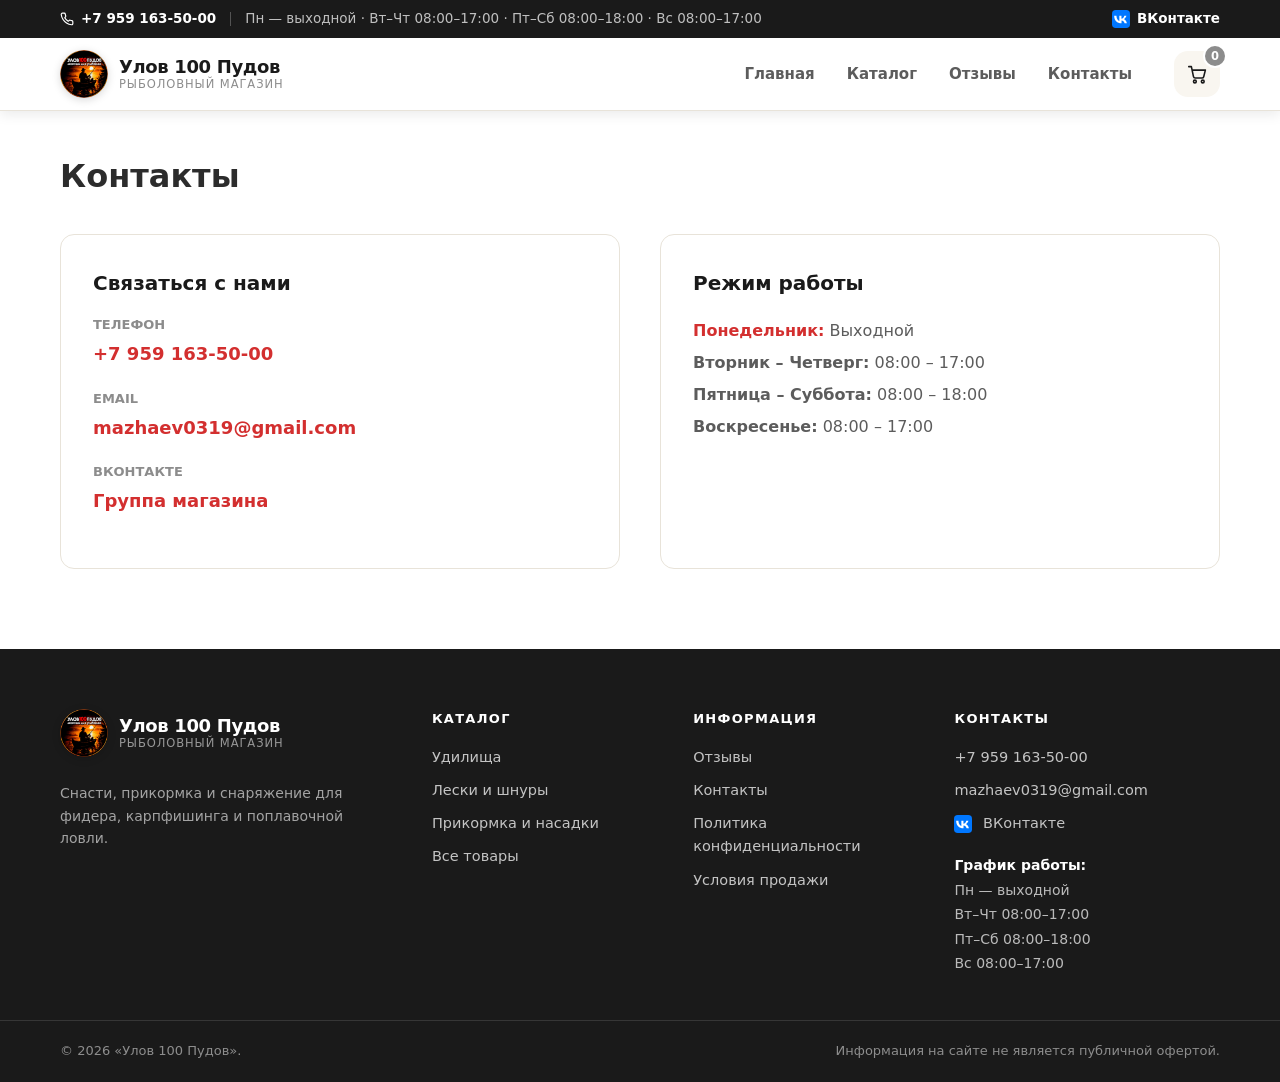
<file: contacts.html>
<!DOCTYPE html>
<html lang="ru">
<head>
  <meta charset="utf-8">
  <meta name="viewport" content="width=device-width, initial-scale=1">
  <title>Контакты — Улов 100 Пудов</title>
  <link rel="icon" href="data:image/svg+xml,%3Csvg xmlns='http://www.w3.org/2000/svg' viewBox='0 0 32 32'%3E%3Crect width='32' height='32' rx='8' fill='%230B3D5C'/%3E%3Cellipse cx='15' cy='17' rx='8' ry='5' fill='%23FF8A3D'/%3E%3Cpath d='M23 17l6-4v8z' fill='%23FF8A3D'/%3E%3C/svg%3E">
  
  <link rel="stylesheet" href="css/main.css">
  <link rel="stylesheet" href="css/components.css">
  <style>
    .contacts-page { padding-block: 40px 80px; }
    .contacts-grid { display: grid; grid-template-columns: 1fr 1fr; gap: 40px; }
    .contact-card { background: #fff; border: 1px solid var(--c-border); padding: 32px; border-radius: var(--radius); }
    .contact-card h3 { font-size: 20px; margin-bottom: 16px; color: var(--c-primary); }
    .contact-row { margin-bottom: 20px; }
    .contact-row strong { display: block; font-size: 13px; color: var(--c-muted); text-transform: uppercase; margin-bottom: 4px; }
    .contact-row a { font-size: 18px; font-weight: 700; color: var(--c-accent); }
  </style>
</head>
<body>
  <header class="site-header" id="site-header"></header>

  <main class="contacts-page">
    <div class="container">
      <h1 class="page-head__title" style="margin-bottom: 32px;">Контакты</h1>
      
      <div class="contacts-grid">
        <div class="contact-card">
          <h3>Связаться с нами</h3>
          <div class="contact-row">
            <strong>Телефон</strong>
            <a href="tel:+79591635000">+7 959 163-50-00</a>
          </div>
          <div class="contact-row">
            <strong>Email</strong>
            <a href="mailto:mazhaev0319@gmail.com">mazhaev0319@gmail.com</a>
          </div>
          <div class="contact-row">
            <strong>ВКонтакте</strong>
            <a href="https://vk.ru/club240399333" target="_blank" rel="noopener">Группа магазина</a>
          </div>
        </div>

        <div class="contact-card">
          <h3>Режим работы</h3>
          <p style="font-size: 16px; line-height: 2; color: var(--c-text-soft);">
            <strong style="color: var(--c-danger);">Понедельник:</strong> Выходной<br>
            <strong>Вторник – Четверг:</strong> 08:00 – 17:00<br>
            <strong>Пятница – Суббота:</strong> 08:00 – 18:00<br>
            <strong>Воскресенье:</strong> 08:00 – 17:00
          </p>
        </div>
      </div>
    </div>
  </main>

  <footer class="site-footer" id="site-footer"></footer>
  <script type="module" src="js/layout.js"></script>
  <script type="module" src="js/main.js"></script>
</body>
</html>
</file>
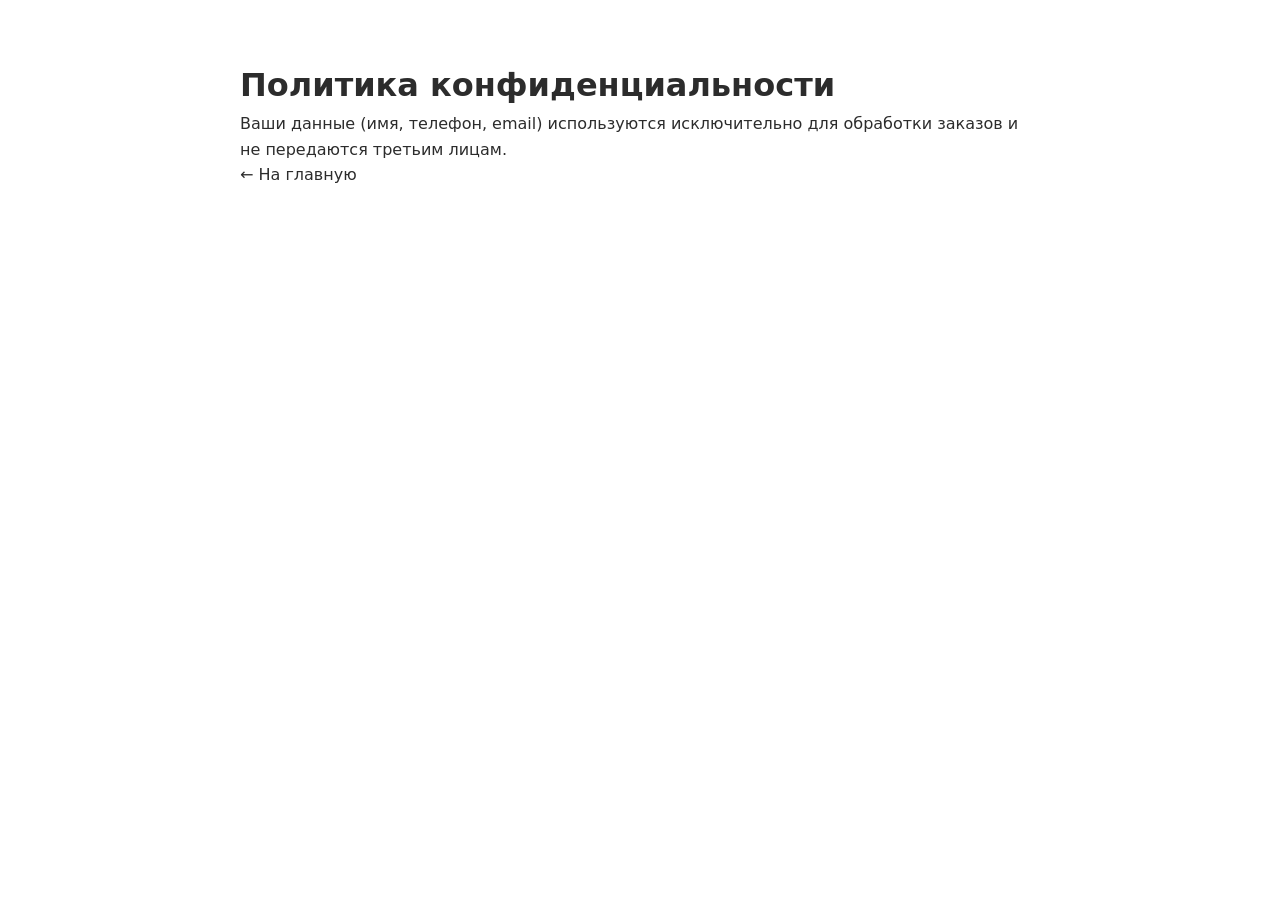
<file: privacy.html>
<!-- Пример для privacy.html -->
<!DOCTYPE html>
<html lang="ru">
<head><meta charset="utf-8"><title>Политика конфиденциальности</title><link rel="stylesheet" href="css/main.css"></head>
<body>
  <main class="container" style="padding: 60px 0; max-width: 800px;">
    <h1>Политика конфиденциальности</h1>
    <p>Ваши данные (имя, телефон, email) используются исключительно для обработки заказов и не передаются третьим лицам.</p>
    <a href="index.html">← На главную</a>
  </main>
</body>
</html>
</file>
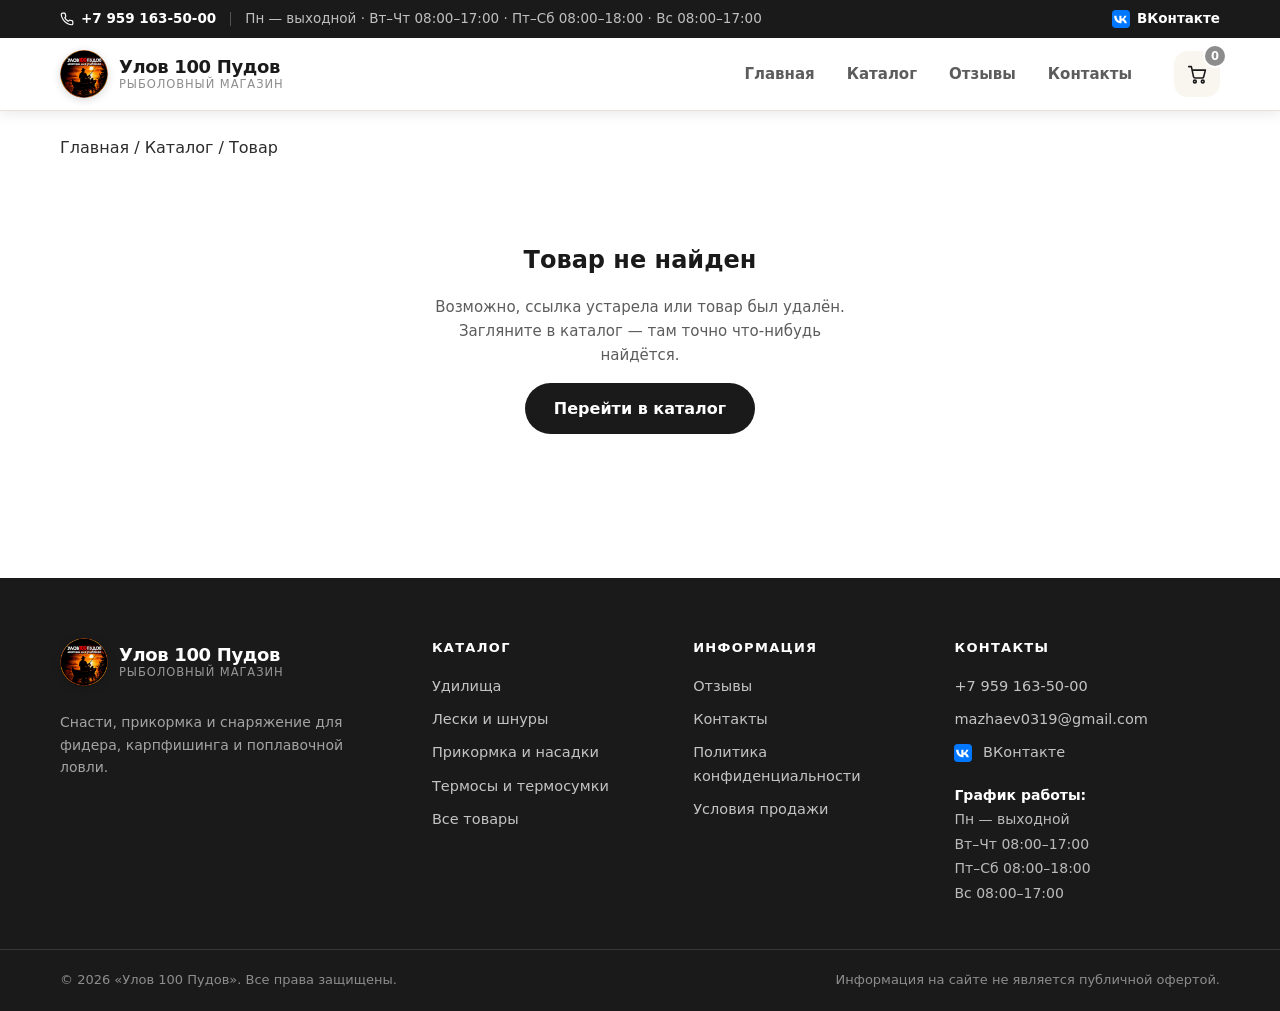
<file: product.html>
<!DOCTYPE html>
<html lang="ru">
<head>
  <meta charset="utf-8">
  <meta name="viewport" content="width=device-width, initial-scale=1">
  <title>Товар — Улов 100 Пудов</title>
  <meta name="description" content="Карточка товара в рыболовном магазине «Улов 100 Пудов».">
  <meta name="theme-color" content="#0B3D5C">

  <link rel="icon" href="img/logo.png">

  <link rel="stylesheet" href="css/main.css">
  <link rel="stylesheet" href="css/components.css">
  <link rel="stylesheet" href="css/product.css">
</head>
<body>

  <!-- ================= ШАПКА ================= -->
  <header class="site-header">
    <div class="topbar">
      <div class="container topbar__inner">
        <a class="topbar__link" href="tel:+79591635000">
          <svg width="14" height="14" viewBox="0 0 24 24" fill="none" stroke="currentColor" stroke-width="2" stroke-linecap="round" stroke-linejoin="round" aria-hidden="true"><path d="M22 16.9v3a2 2 0 0 1-2.2 2 19.8 19.8 0 0 1-8.6-3.1 19.5 19.5 0 0 1-6-6A19.8 19.8 0 0 1 2.1 4.2 2 2 0 0 1 4.1 2h3a2 2 0 0 1 2 1.7c.1 1 .4 1.9.7 2.8a2 2 0 0 1-.5 2.1L8.1 9.9a16 16 0 0 0 6 6l1.3-1.2a2 2 0 0 1 2.1-.5c.9.3 1.8.6 2.8.7a2 2 0 0 1 1.7 2z"/></svg>
          +7 959 163-50-00
        </a>
        <span class="topbar__divider" aria-hidden="true"></span>
        <span class="topbar__text">Пн — выходной · Вт–Чт 08:00–17:00 · Пт–Сб 08:00–18:00 · Вс 08:00–17:00</span>
        <a class="topbar__link topbar__link--right" href="https://vk.ru/club240399333" target="_blank" rel="noopener">
          <svg class="vk-icon" width="18" height="18" viewBox="0 0 24 24" fill="none" xmlns="http://www.w3.org/2000/svg" aria-hidden="true"><rect width="24" height="24" rx="5" fill="#0077FF"/><path d="M12.8 17.6C6.6 17.6 3 13.8 2.9 7.5h3c.1 4.7 2.4 6.7 3.9 7V7.5h2.8v4.2c1.6-.2 3.2-1.9 3.8-4.2h2.8c-.4 2.1-2.2 3.9-3.5 4.6 1.3.5 3.4 2.1 4.2 5.5h-3.1c-.5-1.9-2.1-3.4-4.1-3.6v3.6h-1z" fill="white"/></svg>
          ВКонтакте
        </a>
      </div>
    </div>

    <div class="header-main">
      <div class="container header-main__inner">
        <a class="logo" href="index.html" aria-label="Улов 100 Пудов — на главную">
          <img src="img/logo.png" alt="Улов 100 Пудов" class="logo__mark">
          <span class="logo__text">
            <span class="logo__title">Улов 100 Пудов</span>
            <span class="logo__subtitle">рыболовный магазин</span>
          </span>
        </a>

        <nav class="nav" id="nav" aria-label="Основное меню">
          <a class="nav__link" href="index.html">Главная</a>
          <a class="nav__link" href="catalog.html">Каталог</a>
          <a class="nav__link" href="reviews.html">Отзывы</a>
          <a class="nav__link" href="contacts.html">Контакты</a>
        </nav>

        <div class="header-actions">
          <a class="cart-btn" href="cart.html" aria-label="Корзина">
            <svg width="21" height="21" viewBox="0 0 24 24" fill="none" stroke="currentColor" stroke-width="1.8" stroke-linecap="round" stroke-linejoin="round" aria-hidden="true"><circle cx="9" cy="20" r="1.6"/><circle cx="18" cy="20" r="1.6"/><path d="M2 3h3l2.4 11.4a2 2 0 0 0 2 1.6h7.7a2 2 0 0 0 2-1.5L21 7H6"/></svg>
            <span class="cart-btn__count" data-cart-count>0</span>
          </a>
          <button class="burger" type="button" data-burger aria-label="Открыть меню" aria-expanded="false" aria-controls="nav">
            <span></span><span></span><span></span>
          </button>
        </div>
      </div>
    </div>
  </header>

  <main class="product-page">
    <div class="container">
      <nav class="breadcrumbs" aria-label="Хлебные крошки" id="breadcrumbs">
        <a href="index.html">Главная</a>
        <span aria-hidden="true">/</span>
        <a href="catalog.html">Каталог</a>
        <span aria-hidden="true">/</span>
        <span aria-current="page" id="breadcrumb-current">Товар</span>
      </nav>

      <!-- Состояние загрузки -->
      <div class="product-loading" id="product-loading" aria-hidden="true">
        <div class="skeleton product-loading__image"></div>
        <div>
          <div class="product-loading__line product-loading__line--short"></div>
          <div class="product-loading__line product-loading__line--title"></div>
          <div class="product-loading__line"></div>
          <div class="product-loading__line product-loading__line--short"></div>
          <div class="product-loading__line product-loading__line--price"></div>
        </div>
      </div>

      <!-- Основное содержимое карточки -->
      <div class="product-layout" id="product-page" hidden>
        <div class="product-gallery">
          <div class="product-image" id="product-image"></div>
        </div>

        <div class="product-info">
          <a class="product-brand" id="product-brand" href="#" hidden></a>

          <h1 class="product-title" id="product-title"></h1>

          <div class="product-meta">
            <span class="product-sku" id="product-sku"></span>
            <span class="product-stock" id="product-stock"></span>
          </div>

          <p class="product-desc" id="product-desc"></p>

          <div class="product-price-row">
            <span class="product-price" id="product-price"></span>
            <span class="product-price__unit" id="product-price-unit"></span>
          </div>

          <div class="product-actions">
            <button class="btn btn--cta btn--lg" type="button" id="product-add">
              <svg width="18" height="18" viewBox="0 0 24 24" fill="none" stroke="currentColor" stroke-width="2" stroke-linecap="round" stroke-linejoin="round" aria-hidden="true"><circle cx="9" cy="20" r="1.6"/><circle cx="18" cy="20" r="1.6"/><path d="M2 3h3l2.4 11.4a2 2 0 0 0 2 1.6h7.7a2 2 0 0 0 2-1.5L21 7H6"/></svg>
              В корзину
            </button>
            <a class="btn btn--outline btn--lg" href="catalog.html">← В каталог</a>
          </div>

          <p class="product-note">
            Есть вопросы по товару? Позвоните:
            <a href="tel:+79591635000">+7 959 163-50-00</a>
            или <a href="https://vk.ru/club240399333" target="_blank" rel="noopener">напишите в ВК</a>.
          </p>
        </div>
      </div>

      <!-- Характеристики -->
      <section class="product-specs" id="product-specs" hidden>
        <h2 class="product-specs__title">Характеристики</h2>
        <dl class="specs-table" id="specs-table"></dl>
      </section>

      <!-- Ошибка / не найдено -->
      <div class="product-error" id="product-error" hidden>
        <h2 class="product-error__title">Товар не найден</h2>
        <p class="product-error__text">Возможно, ссылка устарела или товар был удалён. Загляните в каталог — там точно что-нибудь найдётся.</p>
        <a href="catalog.html" class="btn btn--primary btn--lg">Перейти в каталог</a>
      </div>
    </div>
  </main>

  <!-- ================= ПОДВАЛ ================= -->
  <footer class="site-footer">
    <div class="container footer__grid">
      <div class="footer__col">
        <a class="logo logo--footer" href="index.html">
          <img src="img/logo.png" alt="Улов 100 Пудов" class="logo__mark">
          <span class="logo__text">
            <span class="logo__title">Улов 100 Пудов</span>
            <span class="logo__subtitle">рыболовный магазин</span>
          </span>
        </a>
        <p class="footer__about">Снасти, прикормка и снаряжение для фидера, карпфишинга и поплавочной ловли.</p>
      </div>

      <div class="footer__col">
        <h3 class="footer__title">Каталог</h3>
        <ul class="footer__list">
          <li><a href="catalog.html?category=Удилища">Удилища</a></li>
          <li><a href="catalog.html?category=Лески и шнуры">Лески и шнуры</a></li>
          <li><a href="catalog.html?category=Прикормка и насадки">Прикормка и насадки</a></li>
          <li><a href="catalog.html?category=Термосы и термосумки">Термосы и термосумки</a></li>
          <li><a href="catalog.html">Все товары</a></li>
        </ul>
      </div>

      <div class="footer__col">
        <h3 class="footer__title">Информация</h3>
        <ul class="footer__list">
          <li><a href="reviews.html">Отзывы</a></li>
          <li><a href="contacts.html">Контакты</a></li>
          <li><a href="privacy.html">Политика конфиденциальности</a></li>
          <li><a href="terms.html">Условия продажи</a></li>
        </ul>
      </div>

      <div class="footer__col">
        <h3 class="footer__title">Контакты</h3>
        <ul class="footer__list">
          <li><a href="tel:+79591635000">+7 959 163-50-00</a></li>
          <li><a href="mailto:mazhaev0319@gmail.com">mazhaev0319@gmail.com</a></li>
          <li>
            <a href="https://vk.ru/club240399333" target="_blank" rel="noopener">
              <svg class="vk-icon" width="18" height="18" viewBox="0 0 24 24" fill="none" xmlns="http://www.w3.org/2000/svg" aria-hidden="true"><rect width="24" height="24" rx="5" fill="#0077FF"/><path d="M12.8 17.6C6.6 17.6 3 13.8 2.9 7.5h3c.1 4.7 2.4 6.7 3.9 7V7.5h2.8v4.2c1.6-.2 3.2-1.9 3.8-4.2h2.8c-.4 2.1-2.2 3.9-3.5 4.6 1.3.5 3.4 2.1 4.2 5.5h-3.1c-.5-1.9-2.1-3.4-4.1-3.6v3.6h-1z" fill="white"/></svg>
              ВКонтакте
            </a>
          </li>
        </ul>
        <p class="footer__schedule">
          <strong>График работы:</strong><br>
          Пн — выходной<br>
          Вт–Чт 08:00–17:00<br>
          Пт–Сб 08:00–18:00<br>
          Вс 08:00–17:00
        </p>
      </div>
    </div>

    <div class="footer__bottom">
      <div class="container footer__bottom-inner">
        <span>© <span data-current-year>2025</span> «Улов 100 Пудов». Все права защищены.</span>
        <span>Информация на сайте не является публичной офертой.</span>
      </div>
    </div>
  </footer>

  <div class="toast" id="toast" role="status" aria-live="polite"></div>

  <script type="module" src="js/main.js"></script>
  <script type="module" src="js/product.js"></script>
</body>
</html>
</file>
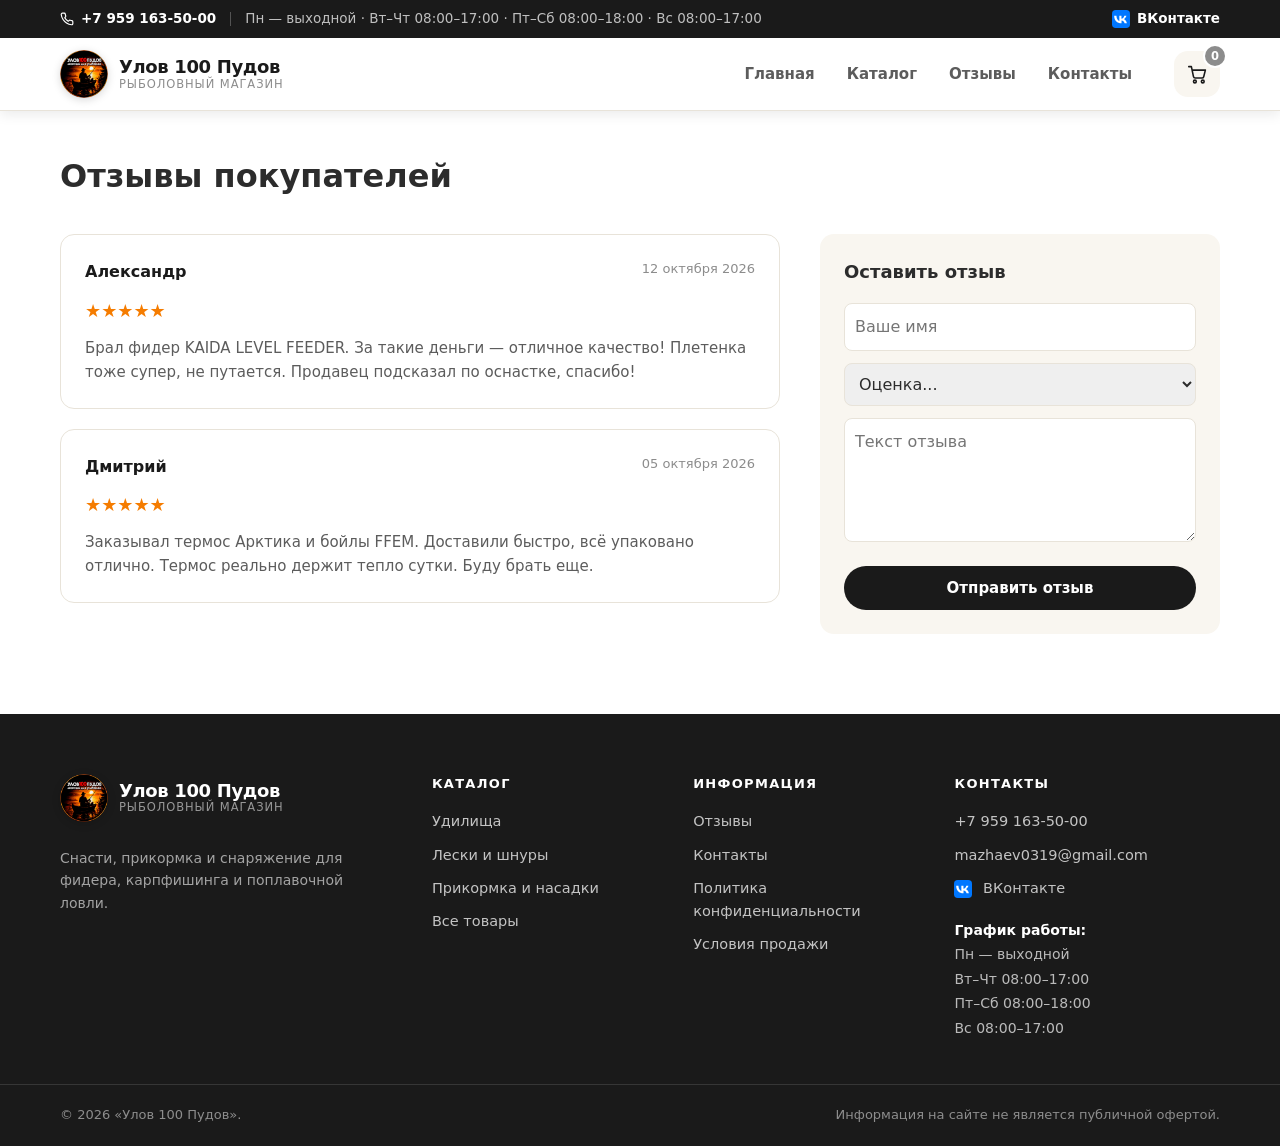
<file: reviews.html>
<!DOCTYPE html>
<html lang="ru">
<head>
  <meta charset="utf-8">
  <meta name="viewport" content="width=device-width, initial-scale=1">
  <title>Отзывы — Улов 100 Пудов</title>
  <link rel="icon" href="data:image/svg+xml,%3Csvg xmlns='http://www.w3.org/2000/svg' viewBox='0 0 32 32'%3E%3Crect width='32' height='32' rx='8' fill='%230B3D5C'/%3E%3Cellipse cx='15' cy='17' rx='8' ry='5' fill='%23FF8A3D'/%3E%3Cpath d='M23 17l6-4v8z' fill='%23FF8A3D'/%3E%3C/svg%3E">
  
  <link rel="stylesheet" href="css/main.css">
  <link rel="stylesheet" href="css/components.css">
  <style>
    .reviews-page { padding-block: 40px 80px; }
    .reviews-layout { display: grid; grid-template-columns: 1fr 400px; gap: 40px; align-items: start; }
    .review-card { background: #fff; border: 1px solid var(--c-border); padding: 24px; border-radius: var(--radius); margin-bottom: 20px; }
    .review-header { display: flex; justify-content: space-between; margin-bottom: 12px; }
    .review-author { font-weight: 700; color: var(--c-primary); }
    .review-date { font-size: 13px; color: var(--c-muted); }
    .review-stars { color: var(--c-cta); font-size: 18px; margin-bottom: 10px; }
    .review-text { font-size: 15px; color: var(--c-text-soft); }
    .review-form { background: var(--c-bg-soft); padding: 24px; border-radius: var(--radius); position: sticky; top: 100px; }
    .review-form h3 { margin-bottom: 16px; font-size: 18px; }
  </style>
</head>
<body>
  <header class="site-header" id="site-header"></header>

  <main class="reviews-page">
    <div class="container">
      <h1 class="page-head__title" style="margin-bottom: 32px;">Отзывы покупателей</h1>
      
      <div class="reviews-layout">
        <div class="reviews-list">
          <!-- Пример отзыва 1 -->
          <div class="review-card">
            <div class="review-header">
              <div class="review-author">Александр</div>
              <div class="review-date">12 октября 2026</div>
            </div>
            <div class="review-stars">★★★★★</div>
            <div class="review-text">Брал фидер KAIDA LEVEL FEEDER. За такие деньги — отличное качество! Плетенка тоже супер, не путается. Продавец подсказал по оснастке, спасибо!</div>
          </div>
          
          <div class="review-card">
            <div class="review-header">
              <div class="review-author">Дмитрий</div>
              <div class="review-date">05 октября 2026</div>
            </div>
            <div class="review-stars">★★★★★</div>
            <div class="review-text">Заказывал термос Арктика и бойлы FFEM. Доставили быстро, всё упаковано отлично. Термос реально держит тепло сутки. Буду брать еще.</div>
          </div>
        </div>

        <form class="review-form" action="https://api.web3forms.com/submit" method="POST">
          <h3>Оставить отзыв</h3>
          
          <div class="form-group" style="margin-bottom: 12px;">
            <input type="text" name="name" required placeholder="Ваше имя" style="width: 100%; padding: 10px; border: 1px solid var(--c-border); border-radius: 8px;">
          </div>
          
          <div class="form-group" style="margin-bottom: 12px;">
            <select name="rating" required style="width: 100%; padding: 10px; border: 1px solid var(--c-border); border-radius: 8px;">
              <option value="">Оценка...</option>
              <option value="5">5 звезд</option>
              <option value="4">4 звезды</option>
              <option value="3">3 звезды</option>
              <option value="2">2 звезды</option>
              <option value="1">1 звезда</option>
            </select>
          </div>

          <div class="form-group" style="margin-bottom: 16px;">
            <textarea name="message" required placeholder="Текст отзыва" rows="4" style="width: 100%; padding: 10px; border: 1px solid var(--c-border); border-radius: 8px; resize: vertical;"></textarea>
          </div>

          <input type="hidden" name="access_key" value="773e5883-3977-432a-91c8-8a06343a78ce">
          <input type="hidden" name="subject" value="Новый отзыв на сайте Улов 100 Пудов">
          
          <button type="submit" class="btn btn--primary" style="width: 100%;">Отправить отзыв</button>
        </form>
      </div>
    </div>
  </main>

  <footer class="site-footer" id="site-footer"></footer>
  <script type="module" src="js/layout.js"></script>
  <script type="module" src="js/main.js"></script>
</body>
</html>
</file>
<file: css/main.css>
/* ============================================================
   Улов 100 Пудов — стили (Темный / Природный стиль)
   ============================================================ */

/* ---------- Токены (Цветовая палитра) ---------- */
:root {
  /* Темная база (вместо синего) */
  --c-primary:        #1A1A1A; /* Угольно-черный */
  --c-primary-dark:   #000000;
  --c-primary-light:  #333333;
  
  /* Акценты */
  --c-accent:         #D32F2F; /* Насыщенный красный (как цифра 100) */
  --c-accent-light:   #E53935;
  --c-cta:            #F57C00; /* Огненно-оранжевый (закат) */
  --c-cta-dark:       #E65100;
  --c-cta-soft:       #FFF3E0; /* Теплый светлый фон для плашек */

  /* Текст и фоны */
  --c-text:           #2C2C2C;
  --c-text-soft:      #5C5C5C;
  --c-muted:          #8C8C8C;
  --c-bg:             #FFFFFF;
  --c-bg-soft:        #F9F6F0; /* Теплый кремовый фон */
  --c-border:         #E8E3D9; /* Теплая рамка */

  --c-success:        #2E7D32;
  --c-danger:         #D32F2F;

  --radius-sm: 8px;
  --radius:    14px;
  --radius-lg: 22px;
  --radius-pill: 999px;

  --shadow-sm: 0 1px 3px rgba(26, 26, 26, .08), 0 2px 8px rgba(26, 26, 26, .04);
  --shadow:    0 4px 12px rgba(26, 26, 26, .08), 0 12px 32px rgba(26, 26, 26, .06);
  --shadow-lg: 0 12px 40px rgba(26, 26, 26, .15);

  --container: 1200px;
  --header-h: 72px;

  --font: "Inter", system-ui, -apple-system, "Segoe UI", Roboto,
          "Helvetica Neue", Arial, "Noto Sans", sans-serif;

  --transition: .2s ease;
}

/* ---------- Reset ---------- */
*, *::before, *::after { box-sizing: border-box; }
html { -webkit-text-size-adjust: 100%; scroll-behavior: smooth; }
body {
  margin: 0;
  font-family: var(--font);
  font-size: 16px;
  line-height: 1.6;
  color: var(--c-text);
  background: var(--c-bg);
  -webkit-font-smoothing: antialiased;
}
img, svg, video { display: block; max-width: 100%; }
a { color: inherit; text-decoration: none; }
button { font: inherit; color: inherit; background: none; border: 0; cursor: pointer; }
ul, ol { margin: 0; padding: 0; list-style: none; }
h1, h2, h3, h4, p, figure { margin: 0; }
input, textarea, select { font: inherit; color: inherit; }

:focus-visible { outline: 2px solid var(--c-cta); outline-offset: 3px; border-radius: 4px; }
[hidden] { display: none !important; }

/* ---------- Каркас ---------- */
.container {
  width: 100%;
  max-width: var(--container);
  margin-inline: auto;
  padding-inline: 20px;
}
.section { padding-block: 64px; }
.section--soft { background: var(--c-bg-soft); }

/* ---------- Шапка ---------- */
/* Фикс липкой шапки */
.site-header {
  position: sticky;
  top: 0;
  z-index: 100;
  background: var(--c-bg);
  box-shadow: 0 4px 12px rgba(0, 0, 0, 0.08); 
}

/* Топбар */
.topbar {
  background: var(--c-primary); /* Темный */
  color: rgba(255, 255, 255, .82);
  font-size: 13.5px;
}
.topbar__inner {
  display: flex;
  align-items: center;
  gap: 14px;
  min-height: 38px;
  padding-block: 6px;
}
.topbar__link {
  display: inline-flex;
  align-items: center;
  gap: 7px;
  color: #fff;
  font-weight: 600;
  white-space: nowrap;
  transition: color var(--transition);
}
.topbar__link:hover { color: var(--c-cta); }
.topbar__link--right { margin-left: auto; }
.topbar__divider { width: 1px; height: 14px; background: rgba(255, 255, 255, .25); }
.topbar__text { color: rgba(255, 255, 255, .72); }

/* Основная строка шапки */
.header-main {
  position: relative;
  background: #fff;
  border-bottom: 1px solid var(--c-border);
}
.header-main__inner {
  display: flex;
  align-items: center;
  gap: 28px;
  height: var(--header-h);
}

/* Логотип */
.logo { display: inline-flex; align-items: center; gap: 11px; flex-shrink: 0; }
.logo__mark { width: 48px; height: 48px; border-radius: 50%; object-fit: cover; flex-shrink: 0; box-shadow: 0 2px 8px rgba(0,0,0,.15); }
.logo__text { display: flex; flex-direction: column; line-height: 1.15; }
.logo__title { font-size: 18px; font-weight: 800; letter-spacing: -.02em; color: var(--c-primary); }
.logo__subtitle { font-size: 11.5px; font-weight: 500; letter-spacing: .08em; text-transform: uppercase; color: var(--c-muted); }

/* Навигация */
.nav { display: flex; align-items: center; gap: 4px; margin-left: auto; }
.nav__link {
  position: relative;
  padding: 9px 14px;
  border-radius: var(--radius-pill);
  font-size: 15px;
  font-weight: 600;
  color: var(--c-text-soft);
  transition: color var(--transition), background var(--transition);
}
.nav__link:hover { color: var(--c-primary); background: var(--c-bg-soft); }
.nav__link.is-active { color: var(--c-primary); }
.nav__link.is-active::after {
  content: ""; position: absolute; left: 14px; right: 14px; bottom: 2px; height: 2px; border-radius: 2px; background: var(--c-cta);
}

/* Действия в шапке */
.header-actions { display: flex; align-items: center; gap: 10px; }
.cart-btn {
  position: relative; display: inline-flex; align-items: center; justify-content: center;
  width: 46px; height: 46px; border-radius: var(--radius); background: var(--c-bg-soft);
  color: var(--c-primary); transition: background var(--transition), color var(--transition);
}
.cart-btn:hover { background: var(--c-primary); color: #fff; }
.cart-btn__count {
  position: absolute; top: -5px; right: -5px; min-width: 20px; height: 20px; padding: 0 6px;
  border-radius: var(--radius-pill); background: var(--c-cta); color: #fff;
  font-size: 11.5px; font-weight: 800; line-height: 20px; text-align: center; box-shadow: 0 0 0 2px #fff;
}
.cart-btn__count[data-empty="true"] { background: var(--c-muted); }

/* Бургер */
.burger { display: none; width: 46px; height: 46px; border-radius: var(--radius); background: var(--c-bg-soft); padding: 0; flex-direction: column; align-items: center; justify-content: center; gap: 5px; }
.burger span { display: block; width: 20px; height: 2px; border-radius: 2px; background: var(--c-primary); transition: transform var(--transition), opacity var(--transition); }
.burger[aria-expanded="true"] span:nth-child(1) { transform: translateY(7px) rotate(45deg); }
.burger[aria-expanded="true"] span:nth-child(2) { opacity: 0; }
.burger[aria-expanded="true"] span:nth-child(3) { transform: translateY(-7px) rotate(-45deg); }

/* Блок с кнопками */
.hero-banner__actions {
  position: absolute;
  top: 42%; /* <--- Было 50%. Чем меньше число, тем выше блок */
  right: 20%; /* Оставляем сдвинутым влево */
  transform: translateY(-50%);
  display: flex;
  flex-direction: column;
  gap: 20px; /* Увеличили расстояние между кнопками */
  z-index: 10;
  padding: 32px; /* Увеличили внутренние отступы (сам блок стал больше) */
  background: rgba(26, 26, 26, 0.5); /* Сделали чуть темнее для контраста */
  backdrop-filter: blur(12px); /* Усилили размытие */
  border-radius: var(--radius-lg);
  border: 1px solid rgba(255, 255, 255, 0.15);
  box-shadow: 0 16px 40px rgba(0,0,0,0.4); /* Добавили тень для объема */
}

/* Делаем сами кнопки крупнее */
.hero-banner__actions .btn {
  min-width: 280px; /* Было 240px */
  font-size: 18px; /* Увеличили шрифт */
  padding: 16px 32px; /* Увеличили размер кнопок */
  font-weight: 700;
}

/* Адаптив для планшетов и телефонов (чтобы на маленьких экранах не было перебора) */
@media (max-width: 1024px) {
  .hero-banner__actions {
    top: 50%;
    right: 5%;
    padding: 20px;
    gap: 12px;
  }
  .hero-banner__actions .btn {
    min-width: 220px;
    font-size: 15px;
    padding: 12px 20px;
  }
}

@media (max-width: 768px) {
  .hero-banner__actions {
    position: relative;
    top: auto;
    right: auto;
    transform: none;
    background: #1A1A1A;
    backdrop-filter: none;
    border-radius: 0;
    padding: 20px;
    flex-direction: row;
    justify-content: center;
    flex-wrap: wrap;
    border: none;
    box-shadow: none;
  }
  .hero-banner__actions .btn {
    flex: 1 1 100%;
    min-width: 100%;
  }
}

/* ---------- Подвал ---------- */
.site-footer {
  background: var(--c-primary); /* Темный */
  color: rgba(255, 255, 255, .74);
  font-size: 14.5px;
  margin-top: 0;
}
.footer__grid { display: grid; grid-template-columns: 1.5fr 1fr 1fr 1.2fr; gap: 40px; padding-block: 60px 44px; }
.footer__title { margin-bottom: 16px; font-size: 13px; font-weight: 700; letter-spacing: .1em; text-transform: uppercase; color: #fff; }
.footer__list { display: flex; flex-direction: column; gap: 10px; }
.footer__list a { color: rgba(255, 255, 255, .74); transition: color var(--transition); }
.footer__list a:hover { color: var(--c-cta); }
.footer__about { margin-top: 18px; max-width: 320px; color: rgba(255, 255, 255, .6); font-size: 14px; }
.footer__schedule { margin-top: 18px; font-size: 14px; line-height: 1.75; color: rgba(255, 255, 255, .7); }
.footer__schedule strong { color: #fff; font-weight: 600; }

.logo--footer .logo__title { color: #fff; }
.logo--footer .logo__subtitle { color: rgba(255, 255, 255, .55); }

.footer__bottom { border-top: 1px solid rgba(255, 255, 255, .12); }
.footer__bottom-inner { display: flex; flex-wrap: wrap; align-items: center; justify-content: space-between; gap: 10px; padding-block: 20px; font-size: 13px; color: rgba(255, 255, 255, .5); }

/* Иконка ВК */
.vk-icon { display: inline-block; vertical-align: middle; margin-right: 6px; flex-shrink: 0; }
.topbar__link .vk-icon { margin-right: 0; }

/* ---------- Блок "Где нас найти" ---------- */
.location-grid { display: grid; grid-template-columns: 1fr 1fr; gap: 32px; align-items: stretch; }
.location-info { display: flex; flex-direction: column; gap: 16px; }
.location-card { display: flex; gap: 16px; background: #fff; border: 1px solid var(--c-border); padding: 20px; border-radius: var(--radius); box-shadow: var(--shadow-sm); align-items: flex-start; }
.location-card__icon { display: flex; align-items: center; justify-content: center; width: 44px; height: 44px; background: var(--c-bg-soft); color: var(--c-cta); border-radius: 12px; flex-shrink: 0; }
.location-card__title { font-size: 16px; font-weight: 700; color: var(--c-primary); margin-bottom: 4px; }
.location-card__text { font-size: 15px; color: var(--c-text); font-weight: 500; }
.location-card__text a { color: var(--c-cta-dark); }
.location-card__text a:hover { text-decoration: underline; }
.location-card__subtext { font-size: 13px; color: var(--c-muted); margin-top: 4px; }
.map-wrapper { min-height: 400px; background: var(--c-bg-soft); border-radius: var(--radius); overflow: hidden; border: 1px solid var(--c-border); }

/* ---------- Адаптив ---------- */
@media (max-width: 1024px) {
  .footer__grid { grid-template-columns: 1fr 1fr; gap: 32px; }
}
@media (max-width: 860px) {
  .topbar__text { display: none; }
  .topbar__divider { display: none; }
  .burger { display: flex; }
  .nav {
    position: absolute; top: 100%; left: 0; right: 0; flex-direction: column; align-items: stretch;
    gap: 2px; margin: 0; padding: 12px 20px 20px; background: #fff; border-bottom: 1px solid var(--c-border);
    box-shadow: var(--shadow); transform: translateY(-8px); opacity: 0; visibility: hidden;
    transition: opacity var(--transition), transform var(--transition), visibility var(--transition);
  }
  .nav.is-open { transform: translateY(0); opacity: 1; visibility: visible; }
  .nav__link { padding: 13px 14px; border-radius: var(--radius-sm); font-size: 16px; }
  .nav__link.is-active::after { display: none; }
  .nav__link.is-active { background: var(--c-bg-soft); }
  .header-main__inner { position: relative; gap: 12px; }
  .logo { margin-right: auto; }
  .location-grid { grid-template-columns: 1fr; }
  .map-wrapper { min-height: 300px; }
}
@media (max-width: 640px) {
  :root { --header-h: 64px; }
  .section { padding-block: 44px; }
  .container { padding-inline: 16px; }
  .logo__mark { width: 38px; height: 38px; }
  .logo__title { font-size: 16px; }
  .logo__subtitle { font-size: 10px; }
  .footer__grid { grid-template-columns: 1fr; gap: 28px; padding-block: 44px 32px; }
  .footer__bottom-inner { flex-direction: column; align-items: flex-start; }
}

/* ============================================================
   Финальные штрихи для мобильной версии
   ============================================================ */

/* Увеличиваем область нажатия для всех кнопок и ссылок в мобильном меню */
@media (max-width: 860px) {
  .nav__link {
    padding: 15px 14px; /* Увеличиваем отступы для удобства */
  }
}

/* Улучшаем читаемость основного текста на очень маленьких экранах */
@media (max-width: 375px) {
  body {
    font-size: 15px; /* Немного уменьшаем базовый шрифт, чтобы избежать переносов */
  }
  .container {
    padding-inline: 12px; /* Уменьшаем боковые отступы */
  }
}

/* Убедимся, что карта на главной не слишком высокая на мобильных */
@media (max-width: 860px) {
  .map-wrapper {
    min-height: 250px; /* Уменьшаем минимальную высоту карты */
  }
}
</file>
<file: css/components.css>
/* ============================================================
   Улов 100 Пудов — компоненты
   ============================================================ */

/* ---------- Кнопки ---------- */
.btn {
  display: inline-flex; align-items: center; justify-content: center; gap: 9px;
  padding: 12px 22px; border: 1.5px solid transparent; border-radius: var(--radius-pill);
  font-size: 15px; font-weight: 700; line-height: 1.2; white-space: nowrap; cursor: pointer;
  transition: background var(--transition), color var(--transition),
              border-color var(--transition), transform var(--transition), box-shadow var(--transition);
}
.btn:active { transform: translateY(1px); }

.btn--cta { background: var(--c-cta); color: #fff; box-shadow: 0 6px 18px rgba(245, 124, 0, .32); }
.btn--cta:hover { background: var(--c-cta-dark); box-shadow: 0 10px 24px rgba(245, 124, 0, .4); }

.btn--primary { background: var(--c-primary); color: #fff; }
.btn--primary:hover { background: var(--c-primary-light); }

.btn--outline { background: transparent; color: var(--c-primary); border-color: var(--c-border); }
.btn--outline:hover { border-color: var(--c-primary); background: var(--c-bg-soft); }

.btn--ghost { background: rgba(255, 255, 255, .12); color: #fff; border-color: rgba(255, 255, 255, .34); backdrop-filter: blur(6px); }
.btn--ghost:hover { background: rgba(255, 255, 255, .22); border-color: #fff; }

.btn--lg { padding: 15px 28px; font-size: 16px; }
.btn--sm { padding: 9px 16px; font-size: 13.5px; }
.btn[disabled] { opacity: .55; cursor: not-allowed; transform: none; }

/* ---------- Заголовки секций ---------- */
.section-head { margin-bottom: 32px; }
.section-head--row { display: flex; align-items: flex-end; justify-content: space-between; gap: 20px; flex-wrap: wrap; }
.section-head__title { font-size: clamp(23px, 2.6vw, 32px); font-weight: 800; letter-spacing: -.02em; color: var(--c-primary); }
.section-head__text { margin-top: 8px; color: var(--c-text-soft); font-size: 15.5px; }

/* ---------- Бейджи ---------- */
.badge { display: inline-flex; align-items: center; gap: 6px; padding: 4px 10px; border-radius: var(--radius-pill); font-size: 12px; font-weight: 700; }
.badge--brand { background: var(--c-bg-soft); color: var(--c-cta-dark); }
.badge--sale  { background: var(--c-accent); color: #fff; }
.badge--new   { background: var(--c-success); color: #fff; }

/* ---------- Карточки преимуществ ---------- */
.features { display: grid; grid-template-columns: repeat(auto-fit, minmax(240px, 1fr)); gap: 20px; }
.feature-card {
  padding: 26px 24px; border-radius: var(--radius); background: #fff; border: 1px solid var(--c-border);
  box-shadow: var(--shadow-sm); transition: transform var(--transition), box-shadow var(--transition), border-color var(--transition);
}
.feature-card:hover { transform: translateY(-3px); box-shadow: var(--shadow); border-color: rgba(245, 124, 0, .35); }
.feature-card__icon {
  display: inline-flex; align-items: center; justify-content: center;
  width: 48px; height: 48px; margin-bottom: 16px; border-radius: 14px;
  background: var(--c-cta-soft); color: var(--c-cta);
}
.feature-card__title { margin-bottom: 8px; font-size: 17px; font-weight: 700; color: var(--c-primary); }
.feature-card__text { font-size: 14.5px; color: var(--c-text-soft); }

/* ---------- Сетка товаров ---------- */
.products-grid { display: grid; grid-template-columns: repeat(auto-fill, minmax(232px, 1fr)); gap: 20px; }

/* ---------- Карточка товара ---------- */
.product-card {
  display: flex; flex-direction: column; background: #fff; border: 1px solid var(--c-border);
  border-radius: var(--radius); overflow: hidden;
  transition: transform var(--transition), box-shadow var(--transition), border-color var(--transition);
}
.product-card:hover { transform: translateY(-4px); box-shadow: var(--shadow); border-color: rgba(245, 124, 0, .35); }
.product-card__media {
  position: relative; display: flex; align-items: center; justify-content: center; aspect-ratio: 4 / 3;
  background: linear-gradient(140deg, var(--c-bg-soft), #EDE6DA); /* Теплый фон */
  overflow: hidden;
}
.product-card__media img { width: 100%; height: 100%; object-fit: contain; padding: 12px; transition: transform .35s ease; }
.product-card:hover .product-card__media img { transform: scale(1.05); }
.product-card__ph { font-size: 40px; font-weight: 800; color: rgba(26, 26, 26, .15); user-select: none; }
.product-card__tag { position: absolute; top: 10px; left: 10px; z-index: 2; }
.product-card__body { display: flex; flex-direction: column; flex: 1; gap: 8px; padding: 16px 16px 18px; }
.product-card__brand { font-size: 11.5px; font-weight: 700; letter-spacing: .08em; text-transform: uppercase; color: var(--c-cta); }
.product-card__title { font-size: 14.5px; font-weight: 600; line-height: 1.4; color: var(--c-text); display: -webkit-box; -webkit-line-clamp: 3; -webkit-box-orient: vertical; overflow: hidden; min-height: calc(1.4em * 3); }
.product-card__title a:hover { color: var(--c-cta-dark); }
.product-card__foot { display: flex; align-items: center; justify-content: space-between; gap: 10px; margin-top: auto; padding-top: 10px; }
.product-card__price { font-size: 18px; font-weight: 800; letter-spacing: -.02em; color: var(--c-primary); white-space: nowrap; }
.product-card__unit { display: block; font-size: 11.5px; font-weight: 500; color: var(--c-muted); letter-spacing: 0; }

/* ---------- Скелетон загрузки ---------- */
.skeleton { position: relative; overflow: hidden; background: #E8E3D9; border-radius: var(--radius); }
.skeleton::after { content: ""; position: absolute; inset: 0; transform: translateX(-100%); background: linear-gradient(90deg, transparent, rgba(255, 255, 255, .65), transparent); animation: shimmer 1.3s infinite; }
@keyframes shimmer { 100% { transform: translateX(100%); } }
.skeleton-card { height: 320px; }

/* ---------- Пустое состояние / ошибка ---------- */
.state { grid-column: 1 / -1; display: flex; flex-direction: column; align-items: center; gap: 14px; padding: 56px 24px; text-align: center; border: 1px dashed var(--c-border); border-radius: var(--radius); background: #fff; }
.state__title { font-size: 18px; font-weight: 700; color: var(--c-primary); }
.state__text { max-width: 420px; font-size: 14.5px; color: var(--c-text-soft); }

/* ---------- CTA-баннер (Темный, с огненным акцентом) ---------- */
.cta-band {
  margin-top: 8px;
  background: radial-gradient(circle at 15% 0%, rgba(245, 124, 0, .3), transparent 60%),
              linear-gradient(120deg, #1A1A1A 0%, #2C2C2C 100%);
  color: #fff;
}
.cta-band__inner { display: flex; align-items: center; justify-content: space-between; flex-wrap: wrap; gap: 24px; padding-block: 48px; }
.cta-band__title { font-size: clamp(22px, 2.6vw, 30px); font-weight: 800; letter-spacing: -.02em; }
.cta-band__subtitle { margin-top: 8px; font-size: 15.5px; color: rgba(255, 255, 255, .7); max-width: 560px; }
.cta-band__actions { display: flex; flex-wrap: wrap; gap: 12px; }

/* ---------- Тост ---------- */
.toast { position: fixed; left: 50%; bottom: 28px; z-index: 200; transform: translate(-50%, 24px); padding: 13px 22px; border-radius: var(--radius-pill); background: var(--c-primary); color: #fff; font-size: 14.5px; font-weight: 600; box-shadow: var(--shadow-lg); opacity: 0; pointer-events: none; transition: opacity var(--transition), transform var(--transition); }
.toast.is-visible { opacity: 1; transform: translate(-50%, 0); }

/* ---------- Адаптив ---------- */
@media (max-width: 640px) {
  .products-grid { grid-template-columns: repeat(2, minmax(0, 1fr)); gap: 12px; }
  .product-card__body { padding: 12px 12px 14px; }
  .product-card__title { font-size: 13px; -webkit-line-clamp: 2; min-height: calc(1.4em * 2); }
  .product-card__price { font-size: 15.5px; }
  .product-card__foot { flex-direction: column; align-items: stretch; gap: 8px; }
  .product-card__foot .btn { width: 100%; }
  .cta-band__actions { width: 100%; }
  .cta-band__actions .btn { flex: 1 1 100%; }
  .toast { left: 16px; right: 16px; bottom: 16px; transform: translateY(24px); text-align: center; }
  .toast.is-visible { transform: translateY(0); }
}
</file>
<file: css/catalog.css>
/* ============================================================
   Улов 100 Пудов — стили страницы каталога
   ============================================================ */

/* ---------- Крошки + заголовок ---------- */
.breadcrumbs {
  display: flex;
  flex-wrap: wrap;
  gap: 8px;
  font-size: 13.5px;
  color: var(--c-muted);
  margin-bottom: 22px;
}

.breadcrumbs a {
  color: var(--c-text-soft);
  transition: color var(--transition);
}

.breadcrumbs a:hover { color: var(--c-accent); }

.breadcrumbs > span[aria-hidden] {
  color: var(--c-border);
  user-select: none;
}

.breadcrumbs [aria-current="page"] {
  color: var(--c-text);
  font-weight: 600;
}

.page-head { margin-bottom: 28px; }

.page-head__title {
  font-size: clamp(26px, 3.2vw, 36px);
  font-weight: 800;
  letter-spacing: -.02em;
  color: var(--c-primary);
}

.page-head__text {
  margin-top: 8px;
  color: var(--c-text-soft);
  font-size: 15.5px;
  max-width: 640px;
}

/* ---------- Каркас каталога ---------- */
.catalog-page { padding-block: 24px 64px; }

.catalog-layout {
  display: grid;
  grid-template-columns: 280px minmax(0, 1fr);
  gap: 32px;
  align-items: start;
}

/* ---------- Сайдбар с фильтрами ---------- */
.catalog-sidebar {
  position: sticky;
  top: calc(var(--header-h) + 16px);
}

.filters {
  display: flex;
  flex-direction: column;
  gap: 22px;
  padding: 24px;
  background: #fff;
  border: 1px solid var(--c-border);
  border-radius: var(--radius);
  box-shadow: var(--shadow-sm);
}

.filters__head {
  display: flex;
  align-items: center;
  justify-content: space-between;
  padding-bottom: 14px;
  border-bottom: 1px solid var(--c-border);
}

.filters__title {
  font-size: 17px;
  font-weight: 800;
  color: var(--c-primary);
}

.filters__reset {
  font-size: 13px;
  font-weight: 600;
  color: var(--c-muted);
  transition: color var(--transition);
}

.filters__reset:hover { color: var(--c-cta); }

.filter-group {
  display: flex;
  flex-direction: column;
  gap: 10px;
}

.filter-group__title {
  font-size: 12.5px;
  font-weight: 700;
  text-transform: uppercase;
  letter-spacing: .08em;
  color: var(--c-text-soft);
}

/* ---------- Поля формы ---------- */
.input,
.select {
  width: 100%;
  padding: 10px 14px;
  border: 1.5px solid var(--c-border);
  border-radius: var(--radius-sm);
  background: #fff;
  font-size: 14.5px;
  color: var(--c-text);
  transition: border-color var(--transition), box-shadow var(--transition);
}

.input::placeholder { color: var(--c-muted); }

.input:focus,
.select:focus {
  outline: none;
  border-color: var(--c-accent);
  box-shadow: 0 0 0 3px rgba(27, 127, 158, .15);
}

.price-range {
  display: flex;
  align-items: center;
  gap: 8px;
}

.price-range .input { min-width: 0; }

.price-range__sep {
  color: var(--c-muted);
  flex-shrink: 0;
}

/* ---------- Список категорий ---------- */
.filter-list {
  display: flex;
  flex-direction: column;
  gap: 2px;
  margin: 0 -10px;
}

.filter-list__skeleton {
  color: var(--c-muted);
  font-size: 14px;
  padding: 4px 0;
}

.filter-radio {
  display: flex;
  align-items: center;
  gap: 10px;
  padding: 8px 10px;
  border-radius: var(--radius-sm);
  cursor: pointer;
  font-size: 14.5px;
  color: var(--c-text);
  transition: background var(--transition);
}

.filter-radio:hover { background: var(--c-bg-soft); }

.filter-radio input {
  width: 16px;
  height: 16px;
  accent-color: var(--c-accent);
  flex-shrink: 0;
}

.filter-radio input:checked + .filter-radio__label {
  color: var(--c-accent);
  font-weight: 700;
}

.filter-radio__label {
  flex: 1;
  min-width: 0;
  overflow-wrap: anywhere;
}

.filter-radio__count {
  font-size: 12px;
  font-weight: 600;
  color: var(--c-muted);
}

.filters__apply {
  width: 100%;
  margin-top: 4px;
}

/* ---------- Панель над сеткой ---------- */
.catalog-main { min-width: 0; }

.catalog-toolbar {
  display: flex;
  align-items: center;
  gap: 12px;
  margin-bottom: 18px;
  flex-wrap: wrap;
}

.catalog-toolbar__filters-btn { display: none; }

.catalog-toolbar__count {
  font-size: 14px;
  font-weight: 500;
  color: var(--c-text-soft);
  margin-right: auto;
}

.catalog-toolbar__sort { min-width: 220px; }

/* ---------- Активные фильтры (чипы) ---------- */
.catalog-active {
  display: flex;
  flex-wrap: wrap;
  gap: 8px;
  margin-bottom: 20px;
}

.filter-chip {
  display: inline-flex;
  align-items: center;
  gap: 8px;
  padding: 6px 12px;
  border-radius: var(--radius-pill);
  background: var(--c-bg-soft);
  border: 1px solid var(--c-border);
  font-size: 13px;
  font-weight: 600;
  color: var(--c-text-soft);
  transition: background var(--transition), border-color var(--transition),
              color var(--transition);
}

.filter-chip:hover {
  background: #fff;
  border-color: var(--c-accent);
  color: var(--c-accent);
}

.filter-chip--clear {
  color: var(--c-danger);
  border-color: transparent;
}

.filter-chip--clear:hover {
  color: #fff;
  background: var(--c-danger);
  border-color: var(--c-danger);
}

/* ---------- Пагинация ---------- */
.pagination {
  display: flex;
  align-items: center;
  justify-content: center;
  gap: 6px;
  margin-top: 40px;
  flex-wrap: wrap;
}

.pagination__btn {
  min-width: 40px;
  height: 40px;
  padding: 0 10px;
  border: 1.5px solid var(--c-border);
  border-radius: var(--radius-sm);
  background: #fff;
  font-size: 14.5px;
  font-weight: 600;
  color: var(--c-text-soft);
  display: inline-flex;
  align-items: center;
  justify-content: center;
  transition: border-color var(--transition), color var(--transition),
              background var(--transition);
}

.pagination__btn:hover:not(:disabled):not(.is-active) {
  border-color: var(--c-accent);
  color: var(--c-accent);
}

.pagination__btn.is-active {
  border-color: var(--c-primary);
  background: var(--c-primary);
  color: #fff;
  cursor: default;
}

.pagination__btn:disabled { opacity: .4; cursor: not-allowed; }
.pagination__btn--nav { padding: 0; }

.pagination__ellipsis {
  padding: 0 6px;
  color: var(--c-muted);
  user-select: none;
}

/* ---------- Бэкдроп для мобильной панели ---------- */
.filters-backdrop {
  position: fixed;
  inset: 0;
  z-index: 99;
  background: rgba(11, 61, 92, .45);
  backdrop-filter: blur(2px);
  animation: fade-in .2s ease;
}

@keyframes fade-in {
  from { opacity: 0; }
  to   { opacity: 1; }
}

/* ---------- Утилита доступности ---------- */
.visually-hidden {
  position: absolute;
  width: 1px;
  height: 1px;
  padding: 0;
  margin: -1px;
  overflow: hidden;
  clip: rect(0 0 0 0);
  white-space: nowrap;
  border: 0;
}

/* ---------- Адаптив ---------- */
@media (max-width: 1024px) {
  .catalog-layout {
    grid-template-columns: 240px minmax(0, 1fr);
    gap: 24px;
  }
}

@media (max-width: 860px) {
  .catalog-layout { grid-template-columns: 1fr; }

  .catalog-sidebar {
    position: fixed;
    inset: 0 auto 0 0;
    z-index: 100;
    width: min(340px, 88vw);
    padding: 20px;
    overflow-y: auto;
    background: #fff;
    transform: translateX(-100%);
    transition: transform .25s ease;
    box-shadow: var(--shadow-lg);
  }

  .catalog-sidebar.is-open { transform: translateX(0); }

  .filters {
    border: 0;
    box-shadow: none;
    padding: 0;
  }

  .catalog-toolbar__filters-btn { display: inline-flex; }
  .catalog-toolbar__sort { min-width: 180px; }
}

@media (max-width: 640px) {
  .catalog-page { padding-block: 16px 48px; }

  .catalog-toolbar__count { font-size: 13px; width: 100%; order: 3; }
  .catalog-toolbar__sort { flex: 1 1 auto; min-width: 0; }

  .pagination { margin-top: 28px; }
  .pagination__btn { min-width: 36px; height: 36px; font-size: 13.5px; }
}

@media (min-width: 861px) {
  .filters-backdrop { display: none !important; }
}
</file>
<file: css/product.css>
/* ============================================================
   Улов 100 Пудов — стили карточки товара
   ============================================================ */

.product-page { padding-block: 24px 64px; }

/* ---------- Раскладка ---------- */
.product-layout {
  display: grid;
  grid-template-columns: minmax(0, 1fr) minmax(0, 1fr);
  gap: 48px;
  align-items: start;
  margin-bottom: 56px;
}

/* ---------- Галерея ---------- */
.product-gallery {
  position: sticky;
  top: calc(var(--header-h) + 20px);
  align-self: start;
}

.product-image {
  position: relative;
  aspect-ratio: 1 / 1;
  display: flex;
  align-items: center;
  justify-content: center;
  border-radius: var(--radius);
  background: linear-gradient(140deg, #EEF4F7, #DCE8EE);
  border: 1px solid var(--c-border);
  overflow: hidden;
}

.product-image img {
  width: 100%;
  height: 100%;
  object-fit: contain;
  padding: 24px;
}

.product-image__ph {
  font-size: clamp(72px, 12vw, 140px);
  font-weight: 800;
  color: rgba(11, 61, 92, .14);
  user-select: none;
}

/* ---------- Информация ---------- */
.product-info {
  display: flex;
  flex-direction: column;
  gap: 14px;
  min-width: 0;
}

.product-brand {
  display: inline-flex;
  align-self: flex-start;
  padding: 4px 12px;
  border-radius: var(--radius-pill);
  background: var(--c-bg-soft);
  font-size: 12px;
  font-weight: 800;
  letter-spacing: .08em;
  text-transform: uppercase;
  color: var(--c-accent);
  transition: background var(--transition);
}

.product-brand:hover { background: var(--c-cta-soft); color: var(--c-cta-dark); }

.product-title {
  font-size: clamp(22px, 2.6vw, 32px);
  font-weight: 800;
  line-height: 1.2;
  letter-spacing: -.02em;
  color: var(--c-primary);
}

.product-meta {
  display: flex;
  flex-wrap: wrap;
  align-items: center;
  gap: 12px;
}

.product-sku {
  font-size: 13px;
  color: var(--c-muted);
}

.product-stock {
  display: inline-flex;
  align-items: center;
  gap: 8px;
  padding: 5px 12px;
  border-radius: var(--radius-pill);
  font-size: 13px;
  font-weight: 700;
}

.product-stock::before {
  content: "";
  width: 8px;
  height: 8px;
  border-radius: 50%;
  background: currentColor;
  flex-shrink: 0;
}

.product-stock--in {
  background: rgba(31, 157, 85, .12);
  color: var(--c-success);
}

.product-stock--out {
  background: rgba(217, 74, 61, .12);
  color: var(--c-danger);
}

.product-desc {
  font-size: 15.5px;
  line-height: 1.7;
  color: var(--c-text-soft);
}

/* ---------- Цена и действия ---------- */
.product-price-row {
  display: flex;
  align-items: baseline;
  gap: 12px;
  flex-wrap: wrap;
  padding: 20px 0;
  border-top: 1px solid var(--c-border);
  border-bottom: 1px solid var(--c-border);
}

.product-price {
  font-size: clamp(26px, 3vw, 34px);
  font-weight: 800;
  letter-spacing: -.02em;
  color: var(--c-primary);
  line-height: 1;
}

.product-price__unit {
  font-size: 14.5px;
  font-weight: 500;
  color: var(--c-muted);
}

.product-actions {
  display: flex;
  flex-wrap: wrap;
  gap: 12px;
  margin-top: 6px;
}

.product-actions .btn {
  flex: 1 1 auto;
  min-width: 180px;
}

.product-actions .btn[disabled] {
  opacity: .55;
  cursor: not-allowed;
}

.product-note {
  margin-top: 8px;
  font-size: 13.5px;
  color: var(--c-muted);
  line-height: 1.7;
}

.product-note a {
  color: var(--c-accent);
  font-weight: 600;
  transition: color var(--transition);
}

.product-note a:hover { color: var(--c-cta); }

/* ---------- Характеристики ---------- */
.product-specs {
  margin-top: 8px;
  padding-top: 40px;
  border-top: 1px solid var(--c-border);
}

.product-specs__title {
  font-size: 22px;
  font-weight: 800;
  letter-spacing: -.02em;
  color: var(--c-primary);
  margin-bottom: 18px;
}

.specs-table {
  display: grid;
  grid-template-columns: minmax(0, 240px) minmax(0, 1fr);
  margin: 0;
  border: 1px solid var(--c-border);
  border-radius: var(--radius);
  overflow: hidden;
  background: #fff;
}

.specs-table__row { display: contents; }

.specs-table__row > dt,
.specs-table__row > dd {
  padding: 14px 20px;
  border-bottom: 1px solid var(--c-border);
  font-size: 14.5px;
  line-height: 1.5;
}

.specs-table__row:last-child > dt,
.specs-table__row:last-child > dd { border-bottom: 0; }

.specs-table__row > dt {
  margin: 0;
  background: var(--c-bg-soft);
  color: var(--c-text-soft);
  font-weight: 600;
}

.specs-table__row > dd {
  margin: 0;
  color: var(--c-text);
  overflow-wrap: anywhere;
}

/* ---------- Состояния загрузки ---------- */
.product-loading {
  display: grid;
  grid-template-columns: minmax(0, 1fr) minmax(0, 1fr);
  gap: 48px;
  margin-bottom: 48px;
}

.product-loading__image {
  aspect-ratio: 1 / 1;
}

.product-loading__line {
  height: 16px;
  margin-bottom: 14px;
  border-radius: 6px;
  background: #E9EFF3;
  position: relative;
  overflow: hidden;
}

.product-loading__line::after {
  content: "";
  position: absolute;
  inset: 0;
  transform: translateX(-100%);
  background: linear-gradient(90deg, transparent, rgba(255, 255, 255, .65), transparent);
  animation: shimmer 1.3s infinite;
}

.product-loading__line--title { height: 34px; width: 85%; }
.product-loading__line--short { width: 40%; }
.product-loading__line--price {
  height: 42px;
  width: 55%;
  margin-top: 28px;
  background: #DDE7ED;
}

@keyframes shimmer { 100% { transform: translateX(100%); } }

/* ---------- Ошибка ---------- */
.product-error {
  display: flex;
  flex-direction: column;
  align-items: center;
  text-align: center;
  gap: 16px;
  padding: 80px 24px;
}

.product-error__title {
  font-size: 24px;
  font-weight: 800;
  color: var(--c-primary);
}

.product-error__text {
  max-width: 440px;
  color: var(--c-text-soft);
  font-size: 15px;
}

/* ---------- Адаптив ---------- */
@media (max-width: 860px) {
  .product-layout {
    grid-template-columns: 1fr;
    gap: 28px;
  }

  .product-gallery { position: static; }

  .product-image { aspect-ratio: 16 / 11; }

  .product-loading { grid-template-columns: 1fr; }
  .product-loading__image { aspect-ratio: 16 / 10; }
}

@media (max-width: 640px) {
  .product-page { padding-block: 16px 48px; }

  .product-price { font-size: 26px; }

  .product-actions { flex-direction: column; }
  .product-actions .btn { min-width: 0; width: 100%; }

  .specs-table { grid-template-columns: 1fr; }

  .specs-table__row > dt {
    padding: 12px 16px 2px;
    border-bottom: 0;
    background: transparent;
    font-size: 13px;
    color: var(--c-muted);
  }

  .specs-table__row > dd {
    padding: 0 16px 14px;
    border-bottom: 1px solid var(--c-border);
  }

  .specs-table__row:last-child > dd { border-bottom: 0; }
}
</file>
